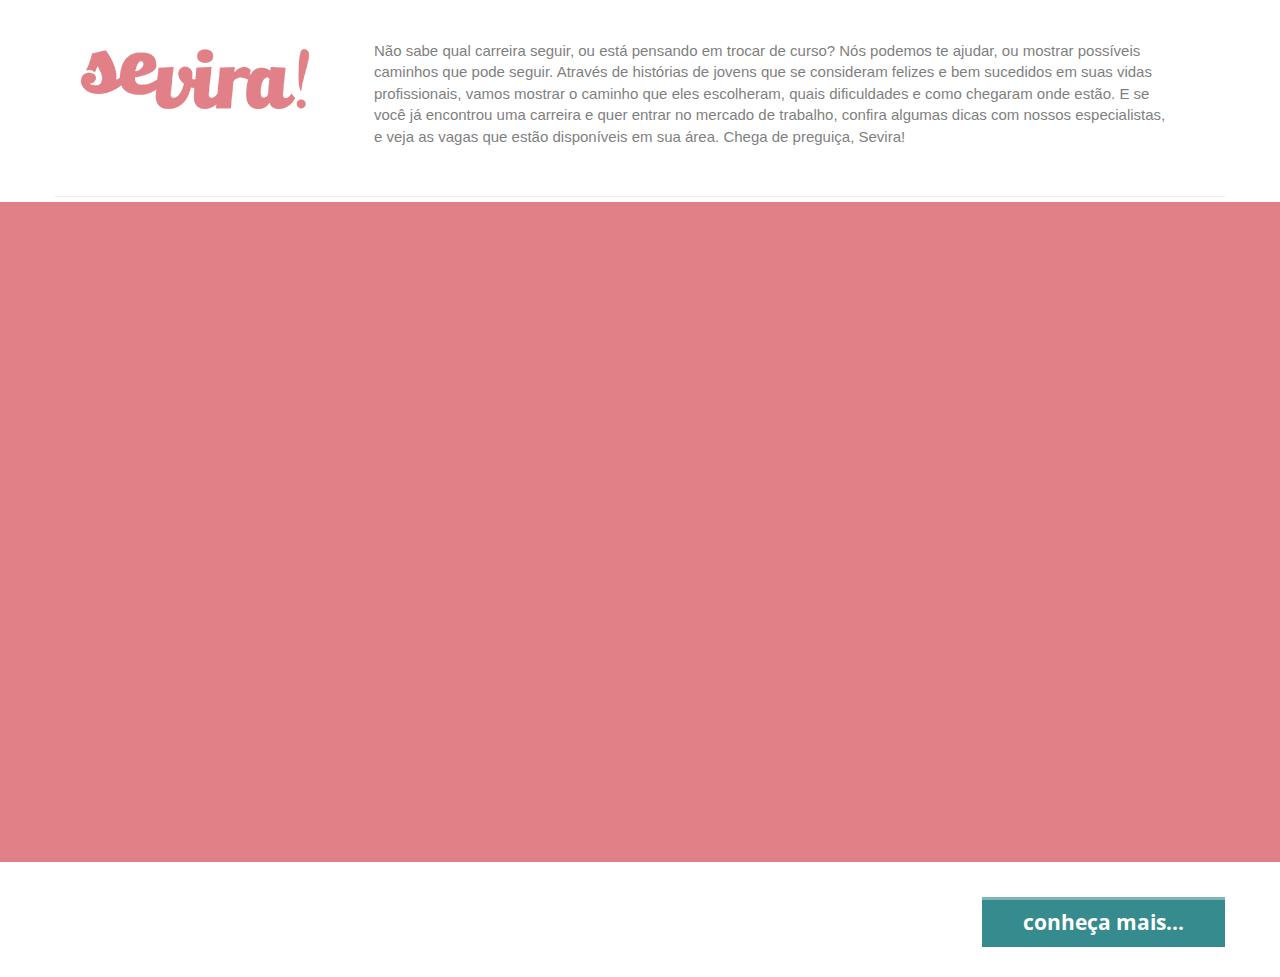
<file: index.html>
<!DOCTYPE html>
<html lang="pt-br">
  <head>
    <meta charset="utf-8">
    <meta http-equiv="X-UA-Compatible" content="IE=edge">
    <meta name="viewport" content="width=device-width, initial-scale=1">
    <!-- The above 3 meta tags *must* come first in the head; any other head content must come *after* these tags -->
    <title>sevira!</title>

    <link rel="icon" href="img/favicon.png" type="image/x-icon">
    <link rel="shortcut icon" href="img/favicon.png" type="image/x-icon" />
    <!-- Bootstrap -->
    <link href="css/bootstrap.min.css" rel="stylesheet">
    <link href="css/estilos.css" rel="stylesheet">

    <!-- HTML5 shim and Respond.js for IE8 support of HTML5 elements and media queries -->
    <!-- WARNING: Respond.js doesn't work if you view the page via file:// -->
    <!--[if lt IE 9]>
      <script src="https://oss.maxcdn.com/html5shiv/3.7.2/html5shiv.min.js"></script>
      <script src="https://oss.maxcdn.com/respond/1.4.2/respond.min.js"></script>
    <![endif]-->
  </head>
  <body>

    <!-- Preloader -->
    <div id="preloader">
        <div id="status">
          <img src="img/logo1.png"/>&nbsp;
        </div>
    </div>

    <div class="container">
      <div class="row hidden-xs">
        <ul class="nav nav-tabs header1">
          <li class="logo1"><img src="img/logo1.png"/></li>
          <li class="texto1"><p>Não sabe qual carreira seguir, ou está pensando em trocar de curso? Nós podemos te ajudar, ou mostrar possíveis caminhos que pode seguir. Através de histórias de jovens que se consideram felizes e bem sucedidos em suas vidas profissionais, vamos mostrar o caminho que eles escolheram, quais dificuldades e como chegaram onde estão. E se você já encontrou uma carreira e quer entrar no mercado de trabalho, confira algumas dicas com nossos especialistas, e veja as vagas que estão disponíveis em sua área. Chega de preguiça, Sevira!</p></li>
        </ul>
      </div>

      <div class="row visible-xs">
        <div class="col-xs-12">
          <div class="logo1 text-center"><img src="img/logo1.png"/></div>
        </div>
      </div>
      <div class="row visible-xs">
        <div class="col-xs-12">
          <div class="texto1" style="width: 100%;"><p>Não sabe qual carreira seguir, ou está pensando em trocar de curso? Nós podemos te ajudar, ou mostrar possíveis caminhos que pode seguir. Através de histórias de jovens que se consideram felizes e bem sucedidos em suas vidas profissionais, vamos mostrar o caminho que eles escolheram, quais dificuldades e como chegaram onde estão. E se você já encontrou uma carreira e quer entrar no mercado de trabalho, confira algumas dicas com nossos especialistas, e veja as vagas que estão disponíveis em sua área. Chega de preguiça, Sevira!</p></div>
        </div>
      </div>

    </div>
    <div class="container-flex video-primeira">
      <div class="container">
        <div class="row">
          <iframe src="https://player.vimeo.com/video/128919089?color=ffffff&title=0&byline=0&portrait=0" width="100%" height="660px" frameborder="0" webkitallowfullscreen mozallowfullscreen allowfullscreen></iframe>
        </div>
        <div class="row" style="margin-bottom: 30px">
          <a href="home.html"><button type="button" class="btn btn-lg botao1 hidden-xs hidden-sm">conheça mais...</button></a>
          <a href="home.html"><button type="button" class="btn btn-lg botao1-2 visible-sm-block visible-xs-block">conheça mais...</button></a>
        </div>
      </div>
    </div>

    <!-- jQuery (necessary for Bootstrap's JavaScript plugins) -->
    <script src="https://ajax.googleapis.com/ajax/libs/jquery/1.11.2/jquery.min.js"></script>
    <!-- Include all compiled plugins (below), or include individual files as needed -->
    <script src="js/bootstrap.min.js"></script>

    <!-- Preloader -->
    <script type="text/javascript">
      //<![CDATA[
        $(window).load(function() { // makes sure the whole site is loaded
          $('#status').fadeOut(); // will first fade out the loading animation
          $('#preloader').delay(350).fadeOut('slow'); // will fade out the white DIV that covers the website.
          $('body').delay(350).css({'overflow':'visible'});
        })
      //]]>
    </script>

  </body>
</html>
</file>
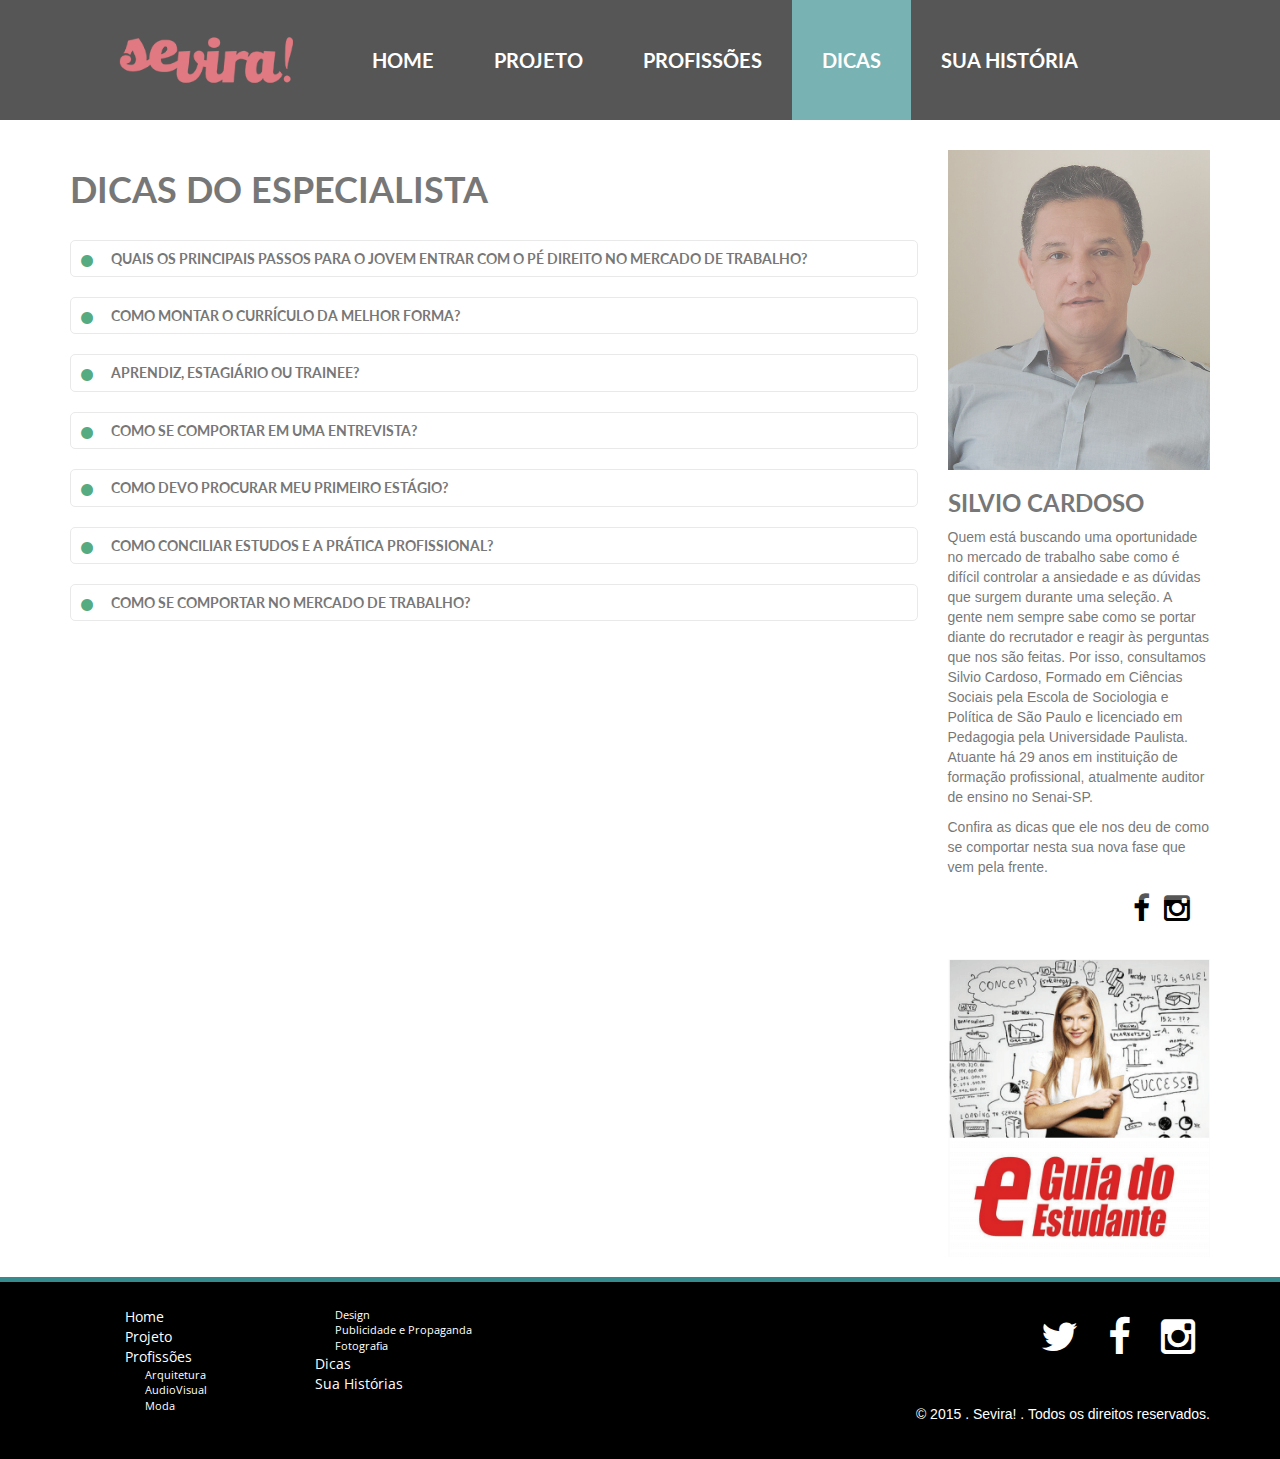
<file: dicas.html>
<!DOCTYPE html>
<html lang="pt-br">
  <head>
    <meta charset="utf-8">
    <meta http-equiv="X-UA-Compatible" content="IE=edge">
    <meta name="viewport" content="width=device-width, initial-scale=1">
    <!-- The above 3 meta tags *must* come first in the head; any other head content must come *after* these tags -->
    <title>sevira! | Dicas do Especialista</title>

    <link rel="icon" href="img/favicon.png" type="image/x-icon">
    <link rel="shortcut icon" href="img/favicon.png" type="image/x-icon" />
    <!-- Bootstrap -->
    <link href="css/bootstrap.min.css" rel="stylesheet">
    <link href="css/estilos.css" rel="stylesheet">
    <link href="css/font-awesome.min.css" rel="stylesheet">

    <!-- HTML5 shim and Respond.js for IE8 support of HTML5 elements and media queries -->
    <!-- WARNING: Respond.js doesn't work if you view the page via file:// -->
    <!--[if lt IE 9]>
      <script src="https://oss.maxcdn.com/html5shiv/3.7.2/html5shiv.min.js"></script>
      <script src="https://oss.maxcdn.com/respond/1.4.2/respond.min.js"></script>
    <![endif]-->
  </head>
  <body>

    <!-- Preloader -->
    <div id="preloader">
        <div id="status">
          <img src="img/logo1.png"/>&nbsp;
        </div>
    </div>

<!-- NAVEGAÇÃO -->
<!-- NAVEGAÇÃO -->

  <div class="container-flex navbar-sevira">
      <div class="container">
        <nav class="nav navbar-nav">
          <div class="container-fluid">
            <!-- <ul class="nav navbar-nav hidden-xs">
              <li class="logo-bar"><img src="img/logo1.png"/></li>
              <li class="ativo"><a href="home.html">HOME</a></li>
              <li><a href="projeto.html">Projeto</a></li>
              <li><a href"profissoes.html">PROFISSÕES</a></li>
              <li><a href"dicas.html">DICAS</a></li>
              <li><a href"sua-historia.html">SUA HISTÓRIA</a></li>
            </ul> -->

            <div class="navbar-header">
              <div class="logo-collapsed visible-xs-block"><img src="img/logo1.png"/></div>
              <button type="button" class="navbar-toggle collapsed" data-toggle="collapse" data-target="#navbar-collapse-sevira">
                <span class="sr-only">Abrir Menu</span>
                <span class="icon-bar" style="background-color: #fff"></span>
                <span class="icon-bar" style="background-color: #fff"></span>
                <span class="icon-bar" style="background-color: #fff"></span>
              </button>
            </div>
            <div class="collapse navbar-collapse" id="navbar-collapse-sevira">
              <ul class="nav navbar-nav">
                <li class="logo-bar hidden-xs"><img src="img/logo1.png"/></li>
                <li><a href="home.html">HOME</a></li>
                <li><a href="projeto.html">PROJETO</a></li>
                <li><a href="profissoes.html">PROFISSÕES</a></li>
                <li class="ativo"><a href="dicas.html">DICAS</a></li>
                <li><a href="sua-historia.html">SUA HISTÓRIA</a></li>
              </ul>
            </div>

          </div>
        </nav>
      </div>
    </div>

    <a href="#" id="scrollup">Scroll</a>

<!-- CONTEÚDO COMEÇA AQUI -->
<!-- CONTEÚDO COMEÇA AQUI -->

    <div class="container">
      <div class="row margem-topo">
        <div class="col-xs-12 visible-xs-block sidebar-dicas">
          <img src="img/pessoa8.jpg">
          <h3>Silvio Cardoso</h3>
          <p>Quem está buscando uma oportunidade no mercado de trabalho sabe como é difícil controlar a ansiedade e as dúvidas que surgem durante uma seleção. A gente nem sempre sabe como se portar diante do recrutador e reagir às perguntas que nos são feitas. Por isso, consultamos Silvio Cardoso, Formado em Ciências Sociais pela Escola de Sociologia e Política de São Paulo e licenciado em Pedagogia pela Universidade Paulista. Atuante há 29 anos em instituição de formação profissional, atualmente auditor de ensino no Senai-SP.</p><p>Confira as dicas que ele nos deu de como se comportar nesta sua nova fase que vem pela frente.</p>
          <div class="col-xs-offset-8 social-time">
              <a href="http://facebook.com/sevira.art" target="_blank"><i class="fa fa-facebook"></i></a>
              <a href="http://instagram.com/" target="_blank"><i class="fa fa-instagram"></i></a>
          </div>
        </div>
        <div class="col-xs-12 col-md-9">
          <h1>Dicas do Especialista</h1>
          <ul class="perguntas">
          <li onclick="showHide('resposta1')"><i class="fa fa-circle respondida"></i><h3>Quais os principais passos para o jovem entrar com o pé direito no mercado de trabalho?</h3></li>
          <!-- class="alert alert-info" -->
          <li id="resposta1" class="hide">• Caso ainda não tenha optado por uma profissão, pesquisar sobre as de seu interesse e se possível realizar um teste vocacional;</br>
          • Montar um planejamento de formação, com cursos de formação básica para conhecer melhor a área e posteriormente optar por um curso de nível técnico ou superior;</br>
          • Conversar com pessoas que realizam ou realizaram cursos na área de interesse e visitar as escolas de formação profissional que ofertam esses cursos;</br>
          • Ao considerar-se apto para exercer funções qualificadas na área/segmento escolhido, realizar pesquisas sobre as vagas ofertadas no mercado de trabalho;</br>
          • Analisar as propostas de acesso ao mercado de trabalho quanto à oportunidade de crescimento profissional em razão das atividades que irá exercer, não se deixando encantar somente pela remuneração ou benefícios;
          </li>
          <li onclick="showHide('resposta2')"><i class="fa fa-circle respondida"></i><h3>Como montar o currículo da melhor forma?</h3></li>
          <li id="resposta2" class="hide">• Inicie o currículo com seus dados pessoais básicos, tais como, nome, endereço completo, telefone e e-mail;</br>
          • Em seguida coloque de maneira mais evidente sua área de atuação e segmento profissional ou o cargo pretendido;</br>
          • Crie um título denominado “formação” e mencione sua escolaridade regular bem como os principais cursos profissionalizantes, contendo o nome da Escola, o nome do curso e o ano de conclusão;</br>
          • Crie um título denominado “experiência profissional” e mencione as principais atividades já exercidas no mercado de trabalho, relacionadas à vaga pretendida. O fato de nunca ter trabalhado na área pretendida não quer dizer não tenha as competências necessárias para exercer as funções requeridas pelo empregador. Lembre-se que durante sua formação na área várias competência foram adquiridas por você. Utilize os planos dos cursos frequentados para auxiliá-lo na elaboração do currículo.
          </li>
          <li onclick="showHide('resposta3')"><i class="fa fa-circle respondida"></i><h3>Aprendiz, estagiário ou trainee?</h3></li>
          <li id="resposta3" class="hide">Essas três formas de contratação são as mais utilizadas pelas empresas para admitir uma pessoa que ainda não tem experiência profissional na área em que irá atuar. Cada uma delas tem uma especificidade jurídica de contratação.</br>
          O aprendiz e o estagiário têm a mesma essência de atuação que é a oportunidade de aprender em situação real de trabalho, em complementação às aprendizagens realizadas a escola em um determinado curso em que o aluno se encontra matriculado. Já quanto à forma de contratação há diferenças significativas entre eles, pois o aprendiz tem um contrato de trabalho com prazo determinado com direitos trabalhistas muito próximos aos demais empregados da empresa, tais como, salário, 13º salário, FGTS de 2%, assistência médica, etc. O estagiário não é considerado um funcionário da empresa e firma com ela um Termo de Compromisso de estágio, onde consta as obrigações das partes, ficando à critério da empresa concedente do estágio definir os benefícios que o estagiário irá receber.</br>
          O trainee é admitido sempre como um funcionário normal da empresa, porém a empresa se predispõe a proporcionar a ele uma série de orientações e treinamentos, visando formá-lo, em serviço, a fim de assumir funções estratégicas para a empresa.
          </li>
          <li onclick="showHide('resposta4')"><i class="fa fa-circle respondida"></i><h3>Como se comportar em uma entrevista?</h3></li>
          <li id="resposta4" class="hide">• Procure conhecer a empresa antes da entrevista;</br>
          • Nunca se atrase e nem chegue muito antes do horário marcado;</br>
          • Boa apresentação (boa higiene, cabelos e barbas feitos; unhas cortadas e limpas); roupas discretas (mulheres sem decote e homens sem boné); jamais use óculos escuro;</br>
          • Fale com clareza e seja objetivo;</br>
          • Evite vícios de linguagem e erros de português e nunca use gírias;</br>
          • Não fale mal de seus patrões e empresas anteriores;</br>
          • Evite dar respostas curtas (ex. sim, não e é);</br>
          • Atitude (não mascar chicletes, não usar boné, seja simpático, tanto com o porteiro, quanto com o selecionador;</br>
          • Tom de voz (não fale muito alto nem muito baixo);</br>
          • Conhecer seu currículo (leia-o);
          </li>
          <li onclick="showHide('resposta5')"><i class="fa fa-circle respondida"></i><h3>Como devo procurar meu primeiro estágio?</h3></li>
          <li id="resposta5" class="hide">• Defina os critérios de uma boa vaga de estágio para você e ordene segundo seus interesses: localização, atividades a serem desenvolvidas, remuneração, benefícios, porte da empresa, tipo de empresa, ambiente de trabalho, carga horária diária, turno, etc;</br>
          • Monte um currículo;</br>
          • Pesquise os tipos de empresas que podem precisar de um profissional da sua área de formação;</br>
          • Consulte e se cadastre em sites que disponibilizam vagas de estágio, atentando que alguns são gratuitos e outros são pagos por ocasião ao cadastro ou alguns dias depois.
          </li>
          <li onclick="showHide('resposta6')"><i class="fa fa-circle respondida"></i><h3>Como conciliar estudos e a prática profissional?</h3></li>
          <li id="resposta6" class="hide">• Escolha uma empresa cuja localização seja adequada para seu deslocamento até a escola;</br>
          • Atente para o horário em que será realizada a prática profissional como aprendiz, estagiário ou trainee e verifique a compatibilidade com os estudos;</br>
          • Organiza-se com as atividades escolares a fim de otimizar seu tempo;
          </li>
          <li onclick="showHide('resposta7')"><i class="fa fa-circle respondida"></i><h3>Como se comportar no mercado de trabalho?</h3></li>
          <li id="resposta7" class="hide">• Cumpra os horário e normas: Programe-se para chegar com 15 minutos de antecedência;</br>
          • Mantenha um bom relacionamento: promova parcerias, evite o excesso de informalidade e utilize um vocabulário mais formal e correto, evitando gírias e fofocas;</br>
          • Esteja sempre interessado e tenha iniciativa;</br>
          • Observe o tipo de vestimenta que os funcionários utilizam e mantenha a mesma linha, evitando excessos como roupas muito chamativas e excesso de maquiagem;</br>
          • Atualize-se por meio de livros, revistas, artigos e cursos;</br>
          • Sua vida privada está cada vez mais pública com o desenvolvimento da informática e das redes sociais, portanto cuide bem dela.
          </li>
        </ul>
        </div>

        <div class="col-md-3 hidden-xs sidebar-dicas">
          <img src="img/pessoa8.jpg">
          <h3>Silvio Cardoso</h3>
          <p>Quem está buscando uma oportunidade no mercado de trabalho sabe como é difícil controlar a ansiedade e as dúvidas que surgem durante uma seleção. A gente nem sempre sabe como se portar diante do recrutador e reagir às perguntas que nos são feitas. Por isso, consultamos Silvio Cardoso, Formado em Ciências Sociais pela Escola de Sociologia e Política de São Paulo e licenciado em Pedagogia pela Universidade Paulista. Atuante há 29 anos em instituição de formação profissional, atualmente auditor de ensino no Senai-SP.</p><p>Confira as dicas que ele nos deu de como se comportar nesta sua nova fase que vem pela frente.</p>
          <div class="col-xs-offset-8 social-time">
              <a href="http://facebook.com/sevira.art" target="_blank"><i class="fa fa-facebook"></i></a>
              <a href="http://instagram.com/" target="_blank"><i class="fa fa-instagram"></i></a>
          </div>
          <img src="img/ad-guia.png">
        </div>
      </div>
    </div>    

<!-- FOOTER COMEÇA AQUI -->
<!-- FOOTER COMEÇA AQUI -->

<div class="container-fluid footer">
	<div class="container">
		<div class="col-xs-12 col-md-2 menu-footer">
          <ul>
            <li><a href="home.html">Home</a></li>
            <li><a href="projeto.html">Projeto</li>
            <li><a href="profissoes.html">Profissões
              <ul>
                <li><a href="profissoes.html#arquitetura">Arquitetura</li>
                <li><a href="profissoes.html#audiovisual">AudioVisual</li>
                <li><a href="profissoes.html#moda">Moda</li>
              </ul>
            </li>
          </ul>
        </div>
        <div class="col-xs-12 col-md-3 menu-footer">
          <ul>
            <ul>
              <li><a href="profissoes.html#design">Design</li>
              <li><a href="profissoes.html#publicidade">Publicidade e Propaganda</li>
              <li><a href="profissoes.html#fotografia">Fotografia</li>
            </ul>
            <li><a href="dicas.html">Dicas</li>
            <li><a href="suas-historias.html">Sua Histórias</li>
          </ul>
        </div>

		<div class="col-xs-12 col-md-7 social-footer">
			<a href="http://instagram.com/" target="_blank"><i class="fa fa-instagram"></i></a>
			<a href="http://facebook.com/sevira.art" target="_blank"><i class="fa fa-facebook"></i></a>
			<a href="http://twitter.com/" target="_blank"><i class="fa fa-twitter"></i></a>
		</div>

		<div class="copyright">
			<p>© 2015 . Sevira! . Todos os direitos reservados.</p>
		</div>
	</div>
</div>

    <!-- jQuery (necessary for Bootstrap's JavaScript plugins) -->
    <script src="https://ajax.googleapis.com/ajax/libs/jquery/1.11.2/jquery.min.js"></script>
    <!-- Include all compiled plugins (below), or include individual files as needed -->
    <script src="js/bootstrap.min.js"></script>
    
    <!-- Preloader -->
    <script type="text/javascript">
      //<![CDATA[
        $(window).load(function() { // makes sure the whole site is loaded
          $('#status').fadeOut(); // will first fade out the loading animation
          $('#preloader').delay(350).fadeOut('slow'); // will fade out the white DIV that covers the website.
          $('body').delay(350).css({'overflow':'visible'});
        })
      //]]>

      $(document).ready(function(){ 

        $(window).scroll(function(){
            if ($(this).scrollTop() > 100) {
                $('#scrollup').fadeIn();
            } else {
                $('#scrollup').fadeOut();
            }
        }); 

        $('#scrollup').click(function(){
            $("html, body").animate({ scrollTop: 0 }, 400);
            return false;
        });

      });
    </script>

    <script>
    menu_status = new Array();
    function showHide(theid){
    if (document.getElementById) {
    var switch_id = document.getElementById(theid);

    if(menu_status[theid] != 'show') {
    switch_id.className = 'show';
    menu_status[theid] = 'show';
    }else{
    switch_id.className = 'hide';
    menu_status[theid] = 'hide';
    }
    }
    }
    </script>

  </body>
</html>
</file>
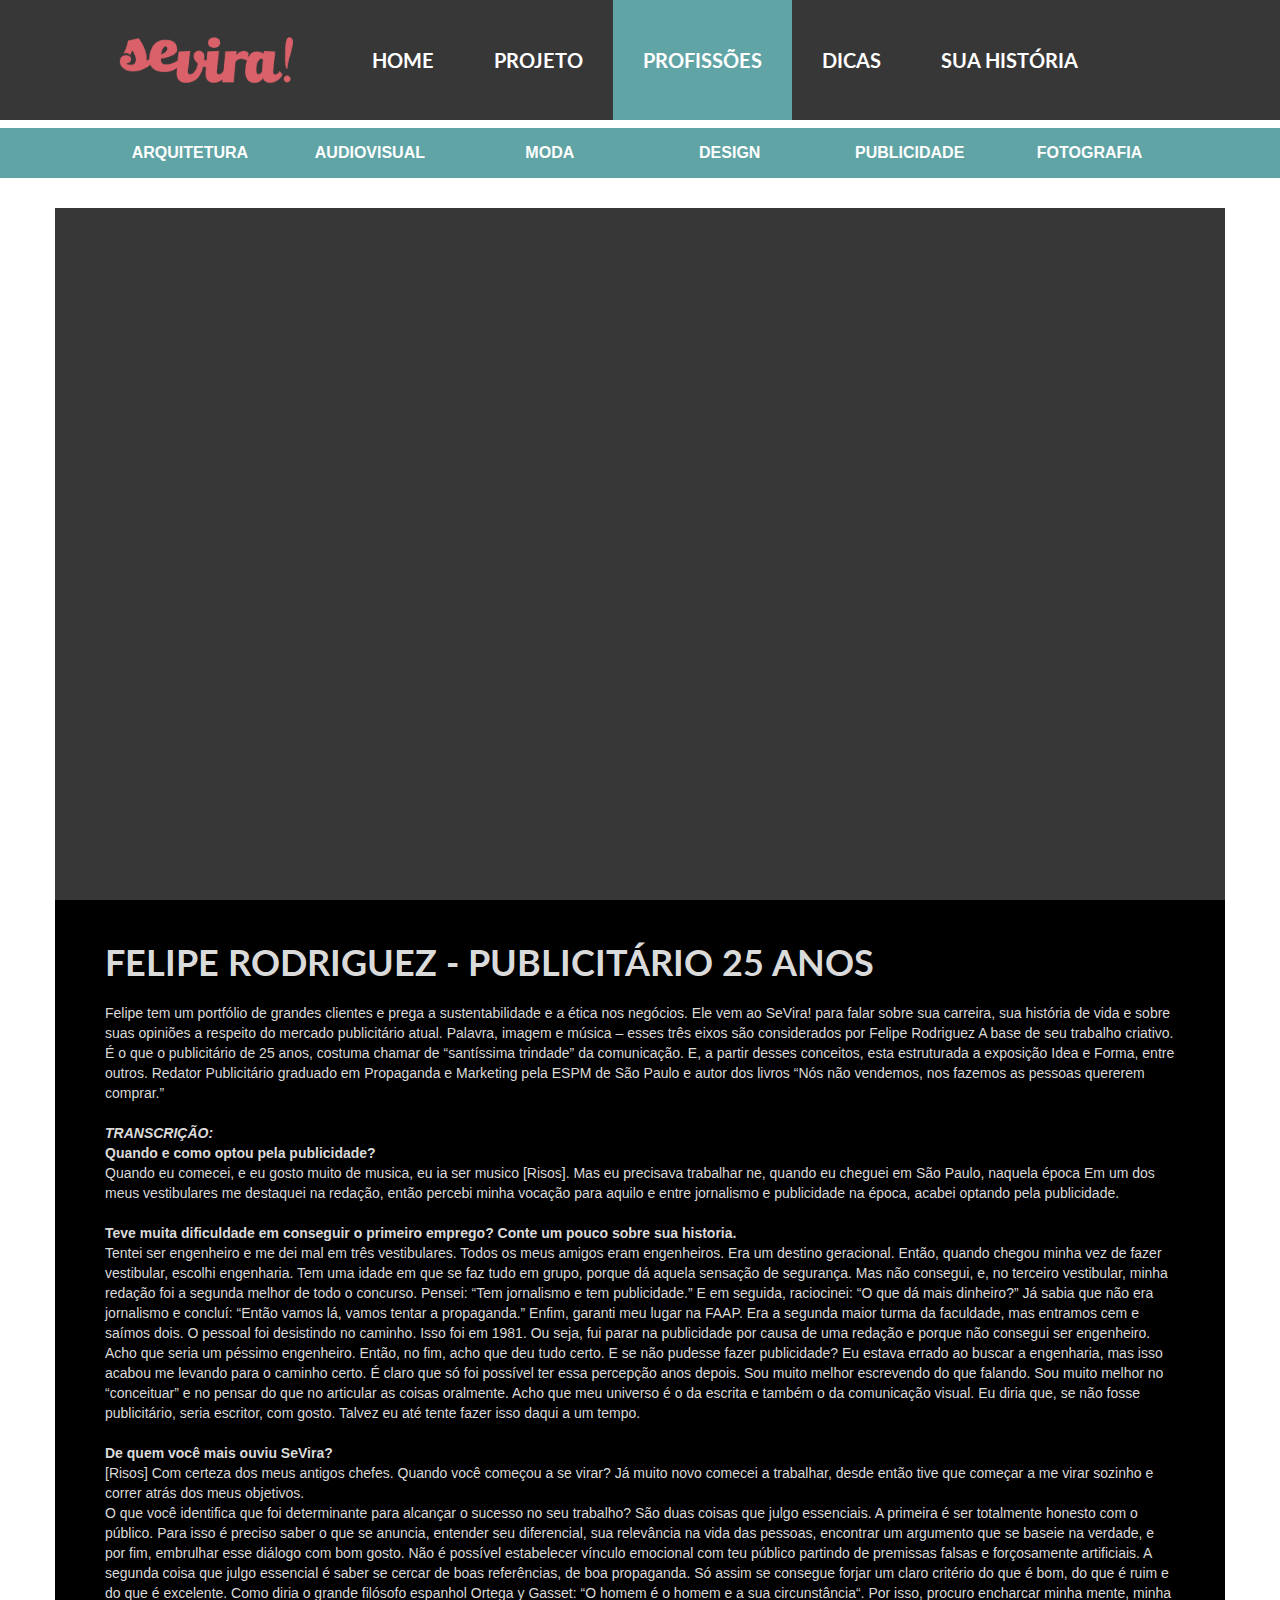
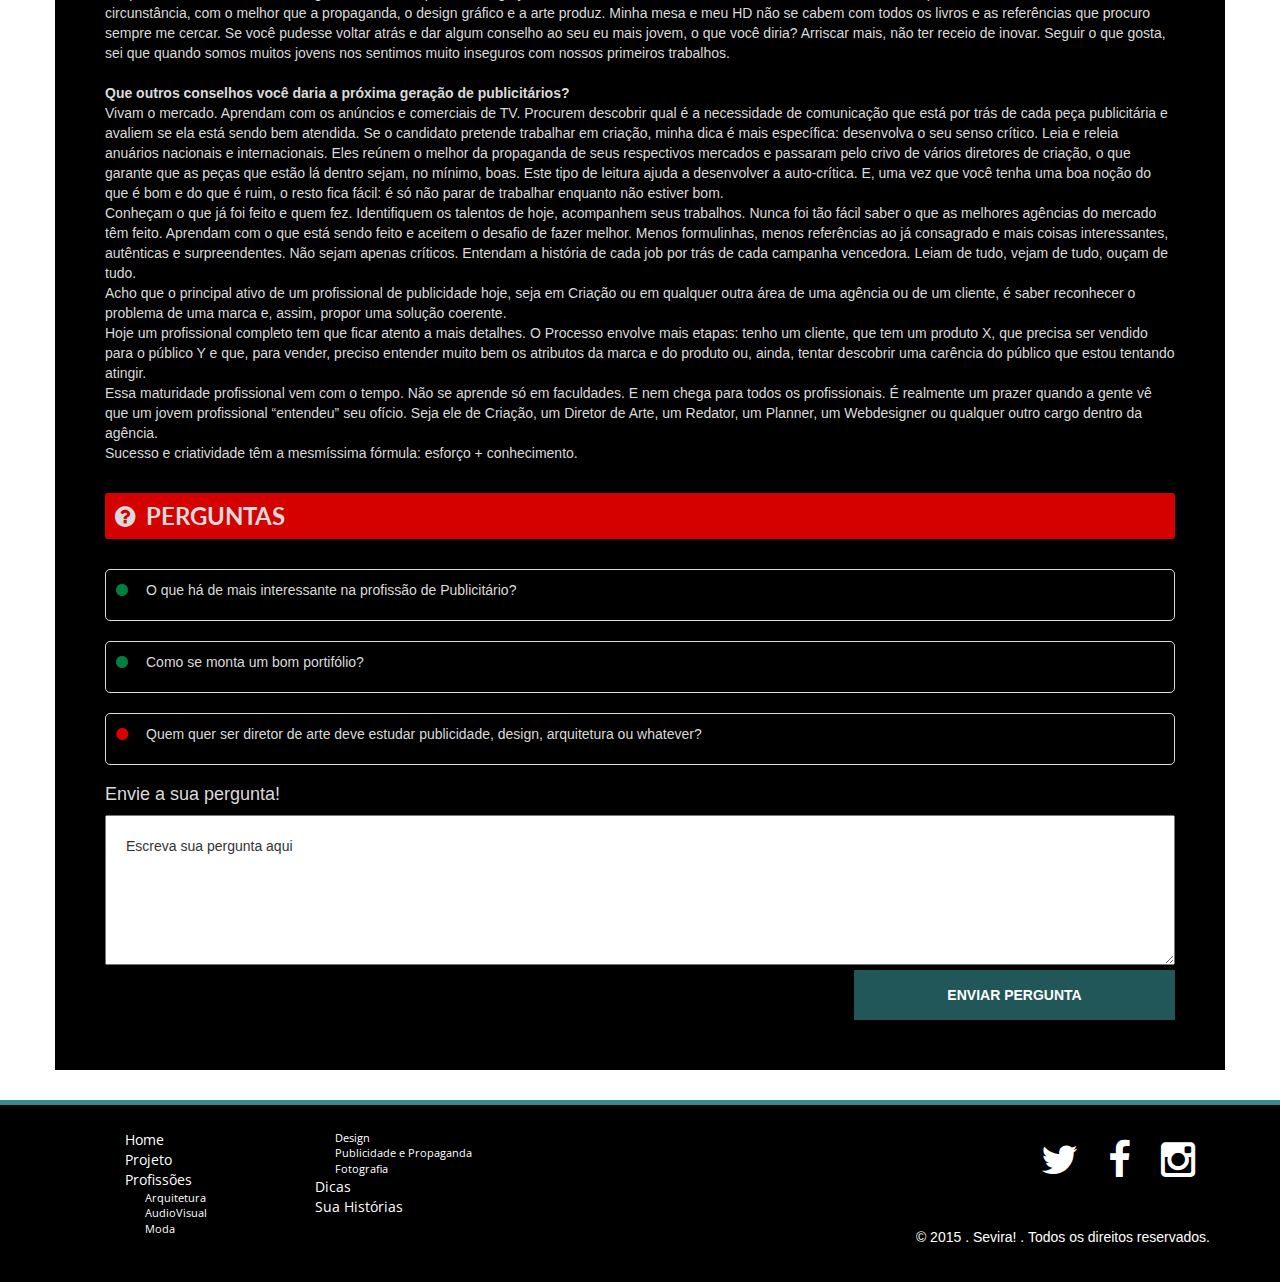
<file: entrevista-publicidade.html>
<!DOCTYPE html>
<html lang="pt-br">
  <head>
    <meta charset="utf-8">
    <meta http-equiv="X-UA-Compatible" content="IE=edge">
    <meta name="viewport" content="width=device-width, initial-scale=1">
    <!-- The above 3 meta tags *must* come first in the head; any other head content must come *after* these tags -->
    <title>sevira! | Publicidade - Diego</title>

    <link rel="icon" href="img/favicon.png" type="image/x-icon">
    <link rel="shortcut icon" href="img/favicon.png" type="image/x-icon" />
    <!-- Bootstrap -->
    <link href="css/bootstrap.min.css" rel="stylesheet">
    <link href="css/estilos.css" rel="stylesheet">
    <link href="css/font-awesome.min.css" rel="stylesheet">

    <!-- HTML5 shim and Respond.js for IE8 support of HTML5 elements and media queries -->
    <!-- WARNING: Respond.js doesn't work if you view the page via file:// -->
    <!--[if lt IE 9]>
      <script src="https://oss.maxcdn.com/html5shiv/3.7.2/html5shiv.min.js"></script>
      <script src="https://oss.maxcdn.com/respond/1.4.2/respond.min.js"></script>
    <![endif]-->
  </head>
  <body>

    <!-- Preloader -->
    <div id="preloader">
        <div id="status">
          <img src="img/logo1.png"/>&nbsp;
        </div>
    </div>

<!-- NAVEGAÇÃO -->
<!-- NAVEGAÇÃO -->

  <div class="container-flex navbar-sevira">
      <div class="container">
        <nav class="nav navbar-nav">
          <div class="container-fluid">
            <!-- <ul class="nav navbar-nav hidden-xs">
              <li class="logo-bar"><img src="img/logo1.png"/></li>
              <li class="ativo"><a href="home.html">HOME</a></li>
              <li><a href="projeto.html">Projeto</a></li>
              <li><a href"profissoes.html">PROFISSÕES</a></li>
              <li><a href"dicas.html">DICAS</a></li>
              <li><a href"sua-historia.html">SUA HISTÓRIA</a></li>
            </ul> -->

            <div class="navbar-header">
              <div class="logo-collapsed visible-xs-block"><img src="img/logo1.png"/></div>
              <button type="button" class="navbar-toggle collapsed" data-toggle="collapse" data-target="#navbar-collapse-sevira">
                <span class="sr-only">Abrir Menu</span>
                <span class="icon-bar" style="background-color: #fff"></span>
                <span class="icon-bar" style="background-color: #fff"></span>
                <span class="icon-bar" style="background-color: #fff"></span>
              </button>
            </div>
            <div class="collapse navbar-collapse" id="navbar-collapse-sevira">
              <ul class="nav navbar-nav">
                <li class="logo-bar hidden-xs"><img src="img/logo1.png"/></li>
                <li><a href="home.html">HOME</a></li>
                <li><a href="projeto.html">PROJETO</a></li>
                <li class="ativo"><a href="profissoes.html">PROFISSÕES</a></li>
                <li><a href="dicas.html">DICAS</a></li>
                <li><a href="sua-historia.html">SUA HISTÓRIA</a></li>
              </ul>
            </div>

          </div>
        </nav>
      </div>
    </div>

    <div class="container-flex background-menu-profissoes hidden-xs">
      <div class="container">
        <nav class="nav navbar-nav" style="width: 100%;">
            <div class="container-fluid">
              <div class="collapse navbar-collapse">
                <ul class="nav navbar-nav menu-profissoes">
                  <li><a href="profissoes.html#arquitetura">Arquitetura</a></li>
                  <li><a href="profissoes.html#audiovisual">Audiovisual</a></li>
                  <li><a href="profissoes.html#moda">Moda</a></li>
                  <li><a href="profissoes.html#design">Design</a></li>
                  <li><a href="profissoes.html#publicidade">Publicidade</a></li>
                  <li><a href="profissoes.html#fotografia">Fotografia</a></li>
                </ul>
              </div>
            </div>
          </nav>
      </div>
    </div>

<!-- CONTEÚDO COMEÇA AQUI -->
<!-- CONTEÚDO COMEÇA AQUI -->
  <div class="container entrevista">
    <div class="row">
      <div class="col-xs-12">
       <iframe src="https://player.vimeo.com/video/128942493?color=ffffff&title=0&byline=0&portrait=0" width="100%" height="660px" frameborder="0" webkitallowfullscreen mozallowfullscreen allowfullscreen></iframe>
      </div>
    </div>
    <div class="row">
      <div class="col-xs-12">
        <h1>Felipe Rodriguez - Publicitário 25 anos</h1>
        <p>Felipe tem um portfólio de grandes clientes e prega a sustentabilidade e a ética nos negócios. Ele vem ao SeVira! para falar sobre sua carreira, sua história de vida e sobre suas opiniões a respeito do mercado publicitário atual.
        Palavra, imagem e música – esses três eixos são considerados por Felipe Rodriguez
        A base de seu trabalho criativo. É o que o publicitário de 25 anos, costuma chamar de “santíssima trindade” da comunicação. E, a partir desses conceitos, esta estruturada a exposição Idea e Forma, entre outros.
        Redator Publicitário graduado em Propaganda e Marketing pela ESPM de São Paulo e autor dos livros
        “Nós não vendemos, nos fazemos as pessoas quererem comprar.”</p>
        <p>
        <strong style="font-style: italic; text-transform: uppercase;">Transcrição:</strong></br>
        <strong>Quando e como optou pela publicidade?</strong></br>
        Quando eu comecei, e eu gosto muito de musica, eu ia ser musico [Risos].
        Mas eu precisava trabalhar ne, quando eu cheguei em São Paulo, naquela época Em um dos meus vestibulares me destaquei na redação, então percebi minha vocação para aquilo e entre jornalismo e publicidade na época, acabei optando pela publicidade.</br></br>

        <strong>Teve muita dificuldade em conseguir o primeiro emprego? Conte um pouco sobre sua historia.</strong></br>
        Tentei ser engenheiro e me dei mal em três vestibulares. Todos os meus amigos eram engenheiros. Era um destino geracional. Então, quando chegou minha vez de fazer vestibular, escolhi engenharia. Tem uma idade em que se faz tudo em grupo, porque dá aquela sensação de segurança. Mas não consegui, e, no terceiro vestibular, minha redação foi a segunda melhor de todo o concurso. Pensei: “Tem jornalismo e tem publicidade.” E em seguida, raciocinei: “O que dá mais dinheiro?” Já sabia que não era jornalismo e concluí: “Então vamos lá, vamos tentar a propaganda.” Enfim, garanti meu lugar na FAAP. Era a segunda maior turma da faculdade, mas entramos cem e saímos dois. O pessoal foi desistindo no caminho. Isso foi em 1981. Ou seja, fui parar na publicidade por causa de uma redação e porque não consegui ser engenheiro. Acho que seria um péssimo engenheiro. Então, no fim, acho que deu tudo certo. E se não pudesse fazer publicidade? Eu estava errado ao buscar a engenharia, mas isso acabou me levando para o caminho certo. É claro que só foi possível ter essa percepção anos depois. Sou muito melhor escrevendo do que falando. Sou muito melhor no “conceituar” e no pensar do que no articular as coisas oralmente. Acho que meu universo é o da escrita e também o da comunicação visual. Eu diria que, se não fosse publicitário, seria escritor, com gosto. Talvez eu até tente fazer isso daqui a um tempo.</br></br>

        <strong>De quem você mais ouviu SeVira?</strong></br>
        [Risos] Com certeza dos meus antigos chefes.
        Quando você começou a se virar?
        Já muito novo comecei a trabalhar, desde então tive que começar a me virar sozinho e correr atrás dos meus objetivos.</br>
        O que você identifica que foi determinante para alcançar o sucesso no seu trabalho?
        São duas coisas que julgo essenciais. A primeira é ser totalmente honesto com o público. Para isso é preciso saber o que se anuncia, entender seu diferencial, sua relevância na vida das pessoas, encontrar um argumento que se baseie na verdade, e por fim, embrulhar esse diálogo com bom gosto. Não é possível estabelecer vínculo emocional com teu público partindo de premissas falsas e forçosamente artificiais. A segunda coisa que julgo essencial é saber se cercar de boas referências, de boa propaganda. Só assim se consegue forjar um claro critério do que é bom, do que é ruim e do que é excelente. Como diria o grande filósofo espanhol Ortega y Gasset: “O homem é o homem e a sua circunstância“. Por isso, procuro encharcar minha mente, minha circunstância, com o melhor que a propaganda, o design gráfico e a arte produz. Minha mesa e meu HD não se cabem com todos os livros e as referências que procuro sempre me cercar. 
        Se você pudesse voltar atrás e dar algum conselho ao seu eu mais jovem, o que você diria?
        Arriscar mais, não ter receio de inovar. Seguir o que gosta, sei que quando somos muitos jovens nos sentimos muito inseguros com nossos primeiros trabalhos.</br></br>
        <strong>Que outros conselhos você daria a próxima geração de publicitários?</strong></br>
        Vivam o mercado. Aprendam com os anúncios e comerciais de TV. Procurem descobrir qual é a necessidade de comunicação que está por trás de cada peça publicitária e avaliem se ela está sendo bem atendida. Se o candidato pretende trabalhar em criação, minha dica é mais específica: desenvolva o seu senso crítico. Leia e releia anuários nacionais e internacionais. Eles reúnem o melhor da propaganda de seus respectivos mercados e passaram pelo crivo de vários diretores de criação, o que garante que as peças que estão lá dentro sejam, no mínimo, boas. Este tipo de leitura ajuda a desenvolver a auto-crítica. E, uma vez que você tenha uma boa noção do que é bom e do que é ruim, o resto fica fácil: é só não parar de trabalhar enquanto não estiver bom.</br>
        Conheçam o que já foi feito e quem fez. Identifiquem os talentos de hoje, acompanhem seus trabalhos. Nunca foi tão fácil saber o que as melhores agências do mercado têm feito. Aprendam com o que está sendo feito e aceitem o desafio de fazer melhor. Menos formulinhas, menos referências ao já consagrado e mais coisas interessantes, autênticas e surpreendentes. Não sejam apenas críticos. Entendam a história de cada job por trás de cada campanha vencedora.
        Leiam de tudo, vejam de tudo, ouçam de tudo.</br>
        Acho que o principal ativo de um profissional de publicidade hoje, seja em Criação ou em qualquer outra área de uma agência ou de um cliente, é saber reconhecer o problema de uma marca e, assim, propor uma solução coerente.</br>
        Hoje um profissional completo tem que ficar atento a mais detalhes. O Processo envolve mais etapas: tenho um cliente, que tem um produto X, que precisa ser vendido para o público Y e que, para vender, preciso entender muito bem os atributos da marca e do produto ou, ainda, tentar descobrir uma carência do público que estou tentando atingir.</br>

        Essa maturidade profissional vem com o tempo. Não se aprende só em faculdades. E nem chega para todos os profissionais. É realmente um prazer quando a gente vê que um jovem profissional “entendeu” seu ofício. Seja ele de Criação, um Diretor de Arte, um Redator, um Planner, um Webdesigner ou qualquer outro cargo dentro da agência.</br>
        Sucesso e criatividade têm a mesmíssima fórmula: esforço + conhecimento.
</p>
      </div>
    </div>
    <div class="row">
      <div class="col-xs-12">
        <h3><i class="fa fa-question-circle" style="margin-right: 10px;"></i>Perguntas</h3>
        <ul class="perguntas">
          <li onclick="showHide('resposta1')" style="cursor: pointer;"><i class="fa fa-circle respondida"></i><p>O que há de mais interessante na profissão de Publicitário?</p></li>
          <li id="resposta1" class="hide"><p>É uma profissão que trabalha com inspiração, lida com assuntos diversos, com comportamento/sentimento humano (que é muito rico) e acaba sempre reconhecendo (mais cedo ou mais tarde) o talento.</p></li>
          <li onclick="showHide('resposta2')" style="cursor: pointer;"><i class="fa fa-circle respondida"></i><p>Como se monta um bom portifólio?</p></li>
          <li id="resposta2" class="hide"><p>O ideal é que tenha as peças que a pessoa realmente gosta. O portfólio é a carteira de identidade de quem o está mostrando. Não tente montar de uma maneira a agradar o outro. Mostre o que você considera ser o seu melhor.</p></li>
          <li onclick="showHide('resposta3')" style="cursor: pointer;"><i class="fa fa-circle"></i><p>Quem quer ser diretor de arte deve estudar publicidade, design,
arquitetura ou whatever?
</p></li>
        </ul>
      </div>
    </div>
    <div class="row">
      <div class="col-xs-12 envie-pergunta">
        <form action="../lib/enviar-pergunta.php" id="form-pergunta">
          <h4>Envie a sua pergunta!</h4>
          <textarea id="pergunta" onfocus="if(this.value == 'Escreva sua pergunta aqui') { this.value = ''; }" onblur="if(this.value == '') { this.value = 'Escreva sua pergunta aqui'; }">Escreva sua pergunta aqui</textarea>
          <input id="enviar-pergunta" type="submit" value="Enviar Pergunta"></input>
        </form>
      </div>
    </div>
  </div>
    

<!-- FOOTER COMEÇA AQUI -->
<!-- FOOTER COMEÇA AQUI -->

<div class="container-fluid footer" style="margin-top: 0px;">
	<div class="container">
		<div class="col-xs-12 col-md-2 menu-footer">
          <ul>
            <li><a href="home.html">Home</a></li>
            <li><a href="projeto.html">Projeto</li>
            <li><a href="profissoes.html">Profissões
              <ul>
                <li><a href="profissoes.html#arquitetura">Arquitetura</li>
                <li><a href="profissoes.html#audiovisual">AudioVisual</li>
                <li><a href="profissoes.html#moda">Moda</li>
              </ul>
            </li>
          </ul>
        </div>
        <div class="col-xs-12 col-md-3 menu-footer">
          <ul>
            <ul>
              <li><a href="profissoes.html#design">Design</li>
              <li><a href="profissoes.html#publicidade">Publicidade e Propaganda</li>
              <li><a href="profissoes.html#fotografia">Fotografia</li>
            </ul>
            <li><a href="dicas.html">Dicas</li>
            <li><a href="suas-historias.html">Sua Histórias</li>
          </ul>
        </div>

		<div class="col-xs-12 col-md-7 social-footer">
			<a href="http://instagram.com/" target="_blank"><i class="fa fa-instagram"></i></a>
			<a href="http://facebook.com/sevira.art" target="_blank"><i class="fa fa-facebook"></i></a>
			<a href="http://twitter.com/" target="_blank"><i class="fa fa-twitter"></i></a>
		</div>

		<div class="copyright">
			<p>© 2015 . Sevira! . Todos os direitos reservados.</p>
		</div>
	</div>
</div>

    <!-- jQuery (necessary for Bootstrap's JavaScript plugins) -->
    <script src="https://ajax.googleapis.com/ajax/libs/jquery/1.11.2/jquery.min.js"></script>
    <!-- Include all compiled plugins (below), or include individual files as needed -->
    <script src="js/bootstrap.min.js"></script>
    
    <!-- Preloader -->
    <script type="text/javascript">
      //<![CDATA[
        $(window).load(function() { // makes sure the whole site is loaded
          $('#status').fadeOut(); // will first fade out the loading animation
          $('#preloader').delay(350).fadeOut('slow'); // will fade out the white DIV that covers the website.
          $('body').delay(350).css({'overflow':'visible'});
        })
      //]]>
    </script>

    <script>
    menu_status = new Array();
    function showHide(theid){
    if (document.getElementById) {
    var switch_id = document.getElementById(theid);

    if(menu_status[theid] != 'show') {
    switch_id.className = 'show';
    menu_status[theid] = 'show';
    }else{
    switch_id.className = 'hide';
    menu_status[theid] = 'hide';
    }
    }
    }
    </script>

  </body>
</html>
</file>
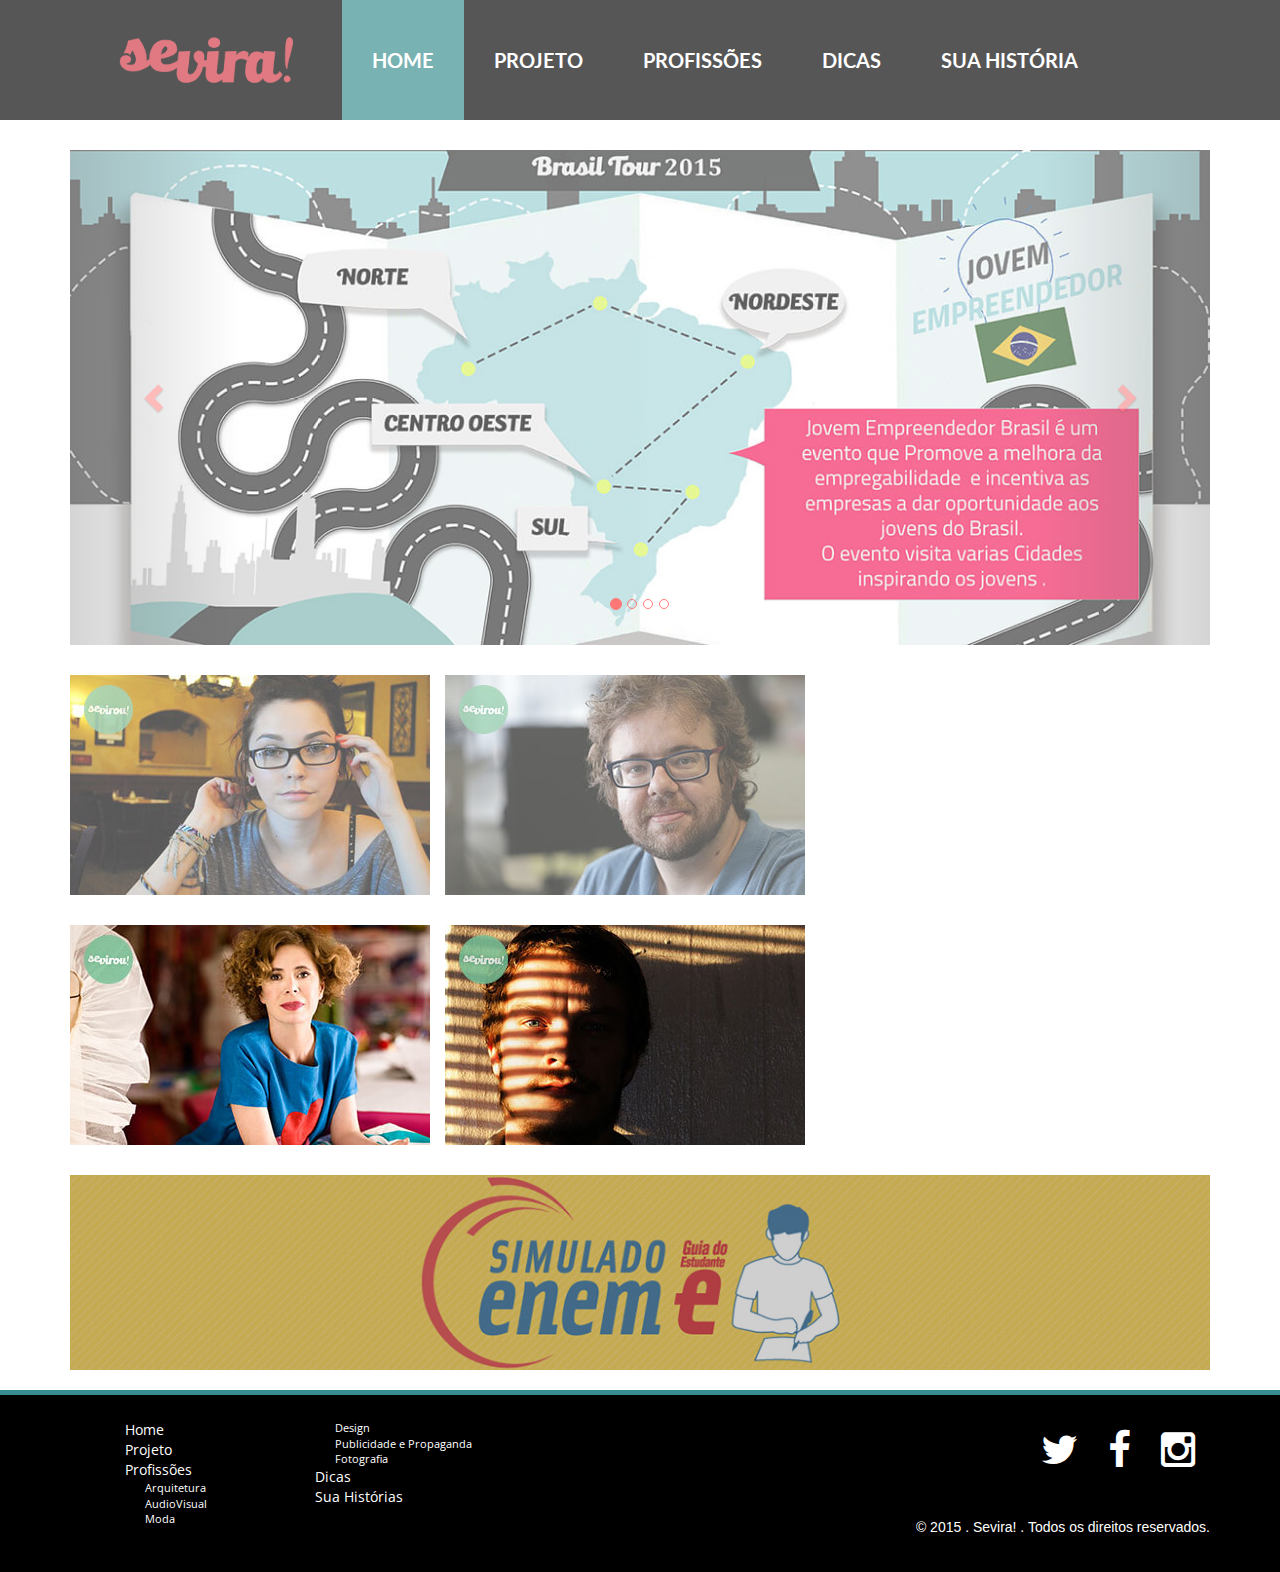
<file: home.html>
<!DOCTYPE html>
<html lang="pt-br">
  <head>
    <meta charset="utf-8">
    <meta http-equiv="X-UA-Compatible" content="IE=edge">
    <meta name="viewport" content="width=device-width, initial-scale=1">
    <!-- The above 3 meta tags *must* come first in the head; any other head content must come *after* these tags -->
    <title>sevira!</title>
    <link rel="icon" href="img/favicon.png" type="image/x-icon">
    <link rel="shortcut icon" href="img/favicon.png" type="image/x-icon" />
    <!-- Bootstrap -->
    <link href="css/bootstrap.min.css" rel="stylesheet">
    <link href="css/estilos.css" rel="stylesheet">
    <link href="css/font-awesome.min.css" rel="stylesheet">
    <link href="css/component.css" rel="stylesheet">
    <!-- HTML5 shim and Respond.js for IE8 support of HTML5 elements and media queries -->
    <!-- WARNING: Respond.js doesn't work if you view the page via file:// -->
    <!--[if lt IE 9]>
    <script src="https://oss.maxcdn.com/html5shiv/3.7.2/html5shiv.min.js"></script>
    <script src="https://oss.maxcdn.com/respond/1.4.2/respond.min.js"></script>
    <![endif]-->
  </head>
  <body>
    <!-- Preloader -->
    <div id="preloader">
      <div id="status">
        <img src="img/logo1.png"/>&nbsp;
      </div>
    </div>
    <!-- NAVEGAÇÃO -->
    <!-- NAVEGAÇÃO -->
    <div class="container-flex navbar-sevira">
      <div class="container">
        <nav class="nav navbar-nav">
          <div class="container-fluid">
            <!-- <ul class="nav navbar-nav hidden-xs">
              <li class="logo-bar"><img src="img/logo1.png"/></li>
              <li class="ativo"><a href="home.html">HOME</a></li>
              <li><a href="projeto.html">Projeto</a></li>
              <li><a href"profissoes.html">PROFISSÕES</a></li>
              <li><a href"dicas.html">DICAS</a></li>
              <li><a href"sua-historia.html">SUA HISTÓRIA</a></li>
            </ul> -->
            <div class="navbar-header">
              <div class="logo-collapsed visible-xs-block"><img src="img/logo1.png"/></div>
              <button type="button" class="navbar-toggle collapsed" data-toggle="collapse" data-target="#navbar-collapse-sevira">
              <span class="sr-only">Abrir Menu</span>
              <span class="icon-bar" style="background-color: #fff"></span>
              <span class="icon-bar" style="background-color: #fff"></span>
              <span class="icon-bar" style="background-color: #fff"></span>
              </button>
            </div>
            <div class="collapse navbar-collapse" id="navbar-collapse-sevira">
              <ul class="nav navbar-nav">
                <li class="logo-bar hidden-xs"><img src="img/logo1.png"/></li>
                <li class="ativo"><a href="home.html">HOME</a></li>
                <li><a href="projeto.html">PROJETO</a></li>
                <li><a href="profissoes.html">PROFISSÕES</a></li>
                <li><a href="dicas.html">DICAS</a></li>
                <li><a href="sua-historia.html">SUA HISTÓRIA</a></li>
              </ul>
            </div>
          </div>
        </nav>
      </div>
    </div>
    <a href="#" id="scrollup">Scroll</a>
    <!-- CONTEÚDO COMEÇA AQUI -->
    <!-- CONTEÚDO COMEÇA AQUI -->
    <div class="container">
      <div class="row banner-home hidden-sm hidden-xs">
        <div class="col-xs-12">
          <div id="myCarousel" class="carousel slide" data-ride="carousel">
            <!-- Indicators -->
            <ol class="carousel-indicators">
              <li data-target="#myCarousel" data-slide-to="0" class="active"></li>
              <li data-target="#myCarousel" data-slide-to="1"></li>
              <li data-target="#myCarousel" data-slide-to="2"></li>
              <li data-target="#myCarousel" data-slide-to="3"></li>
            </ol>
            <!-- Wrapper for slides -->
            <div class="carousel-inner" role="listbox">
              <div class="item active">
                <img src="img/bannerSEMI.jpg">
                <div class="carousel-caption">
                  <h3></h3>
                  <p></p>
                </div>
              </div>
              <div class="item">
                <img src="img/banner2.jpg">
                <div class="carousel-caption">
                  <h3></h3>
                  <p></p>
                </div>
              </div>
              <div class="item">
                <img src="img/banner3.jpg">
                <div class="carousel-caption">
                  <h3></h3>
                  <p></p>
                </div>
              </div>
            </div>
            <!-- Left and right controls -->
            <a class="left carousel-control" href="#myCarousel" role="button" data-slide="prev">
              <span class="glyphicon glyphicon-chevron-left" aria-hidden="true"></span>
              <span class="sr-only">Previous</span>
            </a>
            <a class="right carousel-control" href="#myCarousel" role="button" data-slide="next">
              <span class="glyphicon glyphicon-chevron-right" aria-hidden="true"></span>
              <span class="sr-only">Next</span>
            </a>
          </div>
        </div>
      </div>
      <div class="col-xs-12 visible-xs-block visible-sm-block">
        <p><h1>Bem vindo ao Sevira!</h1></ br>Aqui você irá encontrar o melhor conteúdo para obter o melhor de si no mercado de trabalho, dê uma olhada nas entrevistas e boa sorte!</p>
      </div>
      <div class="row">
        <div class="col-xs-12 col-md-8">
          <ul class="grid cs-style-3">
            <li class="col-xs-6 listagem-home">
              <figure>
                <img src="img/pessoa1.jpg" alt="img01">
                <figcaption>
                <h3>Karina Freitas</h3>
                <span>Audiovisual</span>
                <a href="#">Ver Entrevista</a>
                </figcaption>
              </figure>
            </li>
            <li class="col-xs-6 listagem-home">
              <figure>
                <img src="img/pessoa2.jpg" alt="img01">
                <figcaption>
                <h3>Roberto Barbosa</h3>
                <span>Publicidade</span>
                <a href="#">Ver Entrevista</a>
                </figcaption>
              </figure>
            </li>
            <li class="col-xs-6 listagem-home">
              <figure>
                <img src="img/pessoa3.jpg" alt="img01">
                <figcaption>
                <h3>Marília Souza</h3>
                <span>Moda</span>
                <a href="#">Ver Entrevista</a>
                </figcaption>
              </figure>
            </li>
            <li class="col-xs-6 listagem-home">
              <figure>
                <img src="img/pessoa4.jpg" alt="img01">
                <figcaption>
                <h3>Gustavo Guimarães</h3>
                <span>Fotografia</span>
                <a href="#">Ver Entrevista</a>
                </figcaption>
              </figure>
            </li>
          </ul>
        </div>
        <div class="col-xs-12 col-md-4 sidebar-trampos margem-topo">
          <div id="trampos-job-box" data-theme="Default Dark" width="100%" height="470" data-title="Vagas Trampos"></div>
        </div>
      </div>
      <div class="row">
        <div class="col-xs-12 margem-topo">
          <img src="img/propagandaguiadoestudante.jpg"/>
        </div>
      </div>
    </div>
    <!-- FOOTER COMEÇA AQUI -->
    <!-- FOOTER COMEÇA AQUI -->
    <div class="container-fluid footer">
      <div class="container">
        <div class="col-xs-12 col-md-2 menu-footer">
          <ul>
            <li><a href="home.html">Home</a></li>
            <li><a href="projeto.html">Projeto</li>
            <li><a href="profissoes.html">Profissões
              <ul>
                <li><a href="profissoes.html#arquitetura">Arquitetura</li>
                <li><a href="profissoes.html#audiovisual">AudioVisual</li>
                <li><a href="profissoes.html#moda">Moda</li>
              </ul>
            </li>
          </ul>
        </div>
        <div class="col-xs-12 col-md-3 menu-footer">
          <ul>
            <ul>
              <li><a href="profissoes.html#design">Design</li>
              <li><a href="profissoes.html#publicidade">Publicidade e Propaganda</li>
              <li><a href="profissoes.html#fotografia">Fotografia</li>
            </ul>
            <li><a href="dicas.html">Dicas</li>
            <li><a href="suas-historias.html">Sua Histórias</li>
          </ul>
        </div>
        <div class="col-xs-12 col-md-7 social-footer">
          <a href="http://instagram.com/" target="_blank"><i class="fa fa-instagram"></i></a>
          <a href="http://facebook.com/sevira.art" target="_blank"><i class="fa fa-facebook"></i></a>
          <a href="http://twitter.com/" target="_blank"><i class="fa fa-twitter"></i></a>
        </div>
        <div class="copyright">
          <p>© 2015 . Sevira! . Todos os direitos reservados.</p>
        </div>
      </div>
    </div>
    <!-- jQuery (necessary for Bootstrap's JavaScript plugins) -->
    <script src="https://ajax.googleapis.com/ajax/libs/jquery/1.11.2/jquery.min.js"></script>
    <!-- Include all compiled plugins (below), or include individual files as needed -->
    <script src="js/bootstrap.min.js"></script>
    <script src="js/toucheffects.js"></script>
    <script src="js/modernizr.custom.js"></script>
    <!-- Preloader -->
    <script type="text/javascript">
    //<![CDATA[
    $(window).load(function() { // makes sure the whole site is loaded
    $('#status').fadeOut(); // will first fade out the loading animation
    $('#preloader').delay(350).fadeOut('slow'); // will fade out the white DIV that covers the website.
    $('body').delay(350).css({'overflow':'visible'});
    })
    //]]>

          $(document).ready(function(){ 

        $(window).scroll(function(){
            if ($(this).scrollTop() > 100) {
                $('#scrollup').fadeIn();
            } else {
                $('#scrollup').fadeOut();
            }
        }); 

        $('#scrollup').click(function(){
            $("html, body").animate({ scrollTop: 0 }, 400);
            return false;
        });

      });
    </script>

    <script type="text/javascript">
      (function() {
        var tr = document.createElement('script'); tr.type = 'text/javascript';
        if('https:' == document.location.protocol) return;
        tr.src = 'http://trampos.co/plugins/tr.js';
        var s = document.getElementsByTagName('script')[0]; s.parentNode.insertBefore(tr, s);
      })();
    </script>

  </body>
</html>
</file>
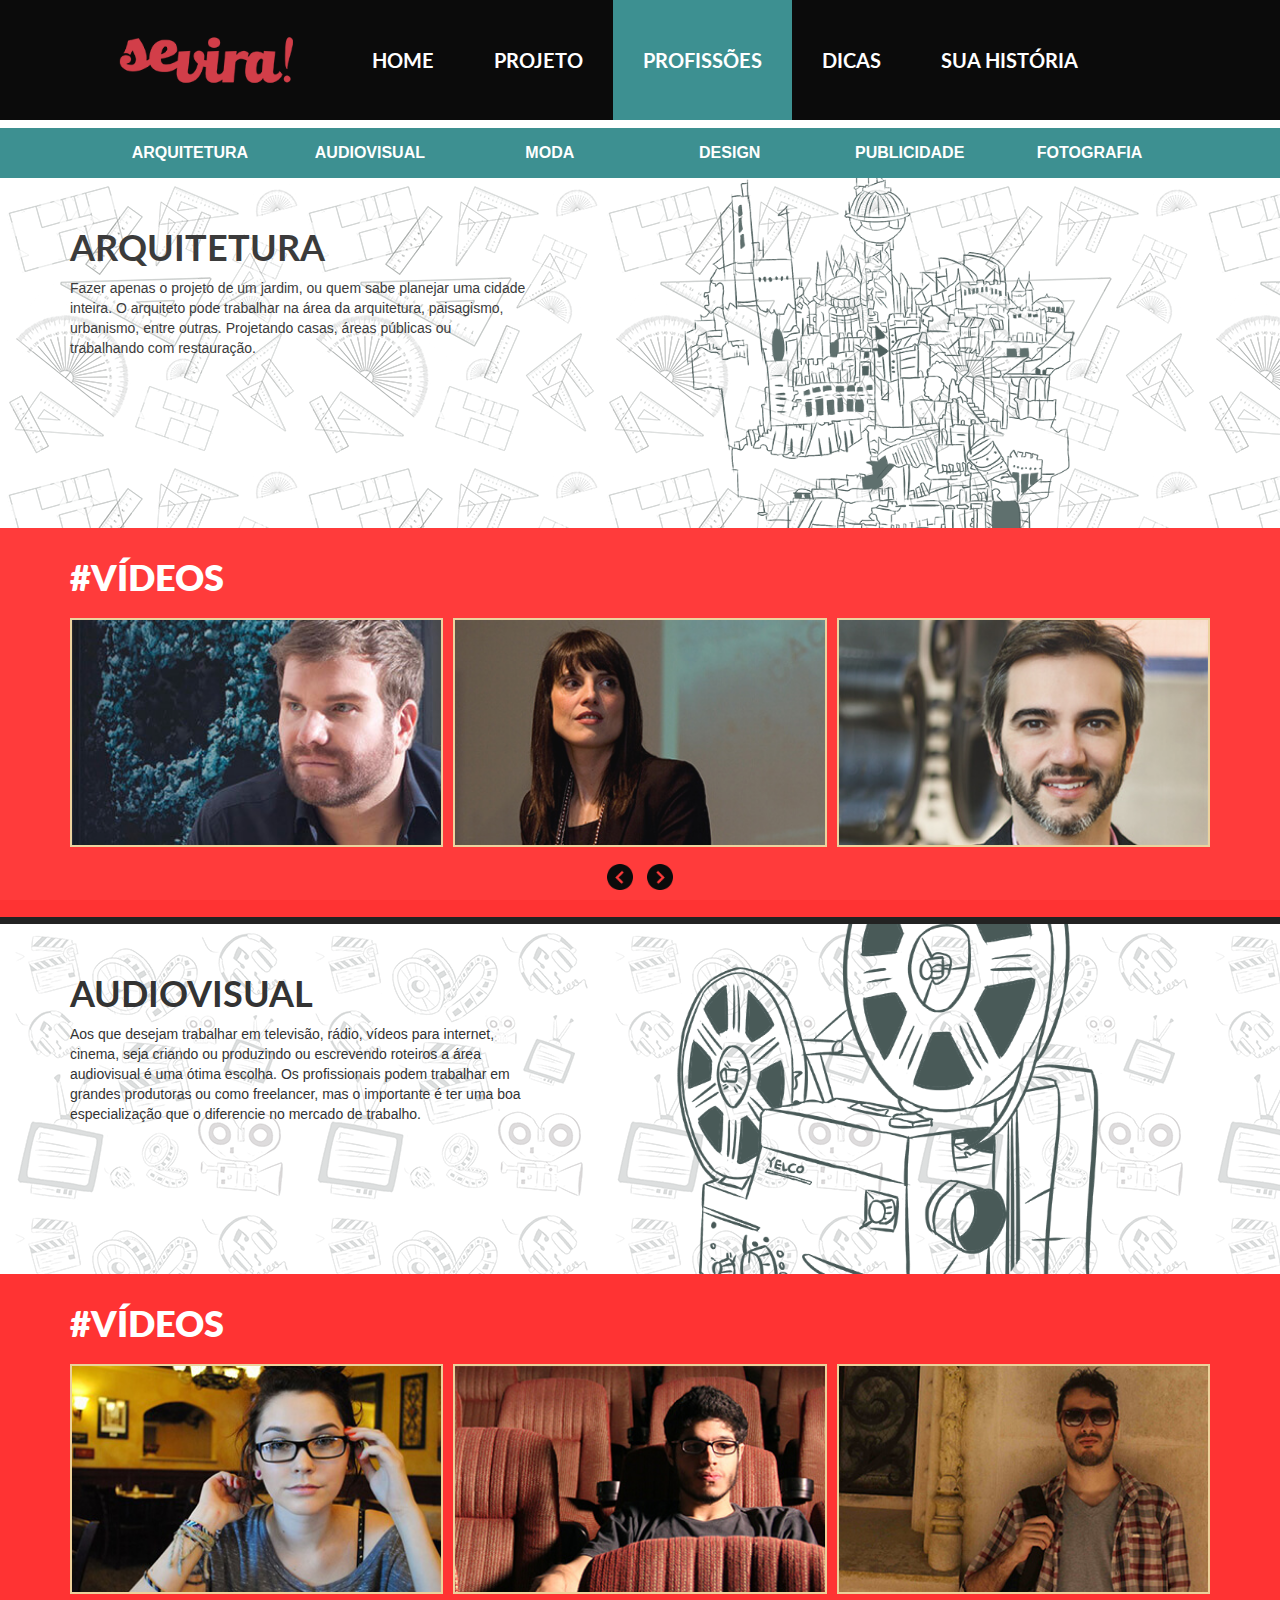
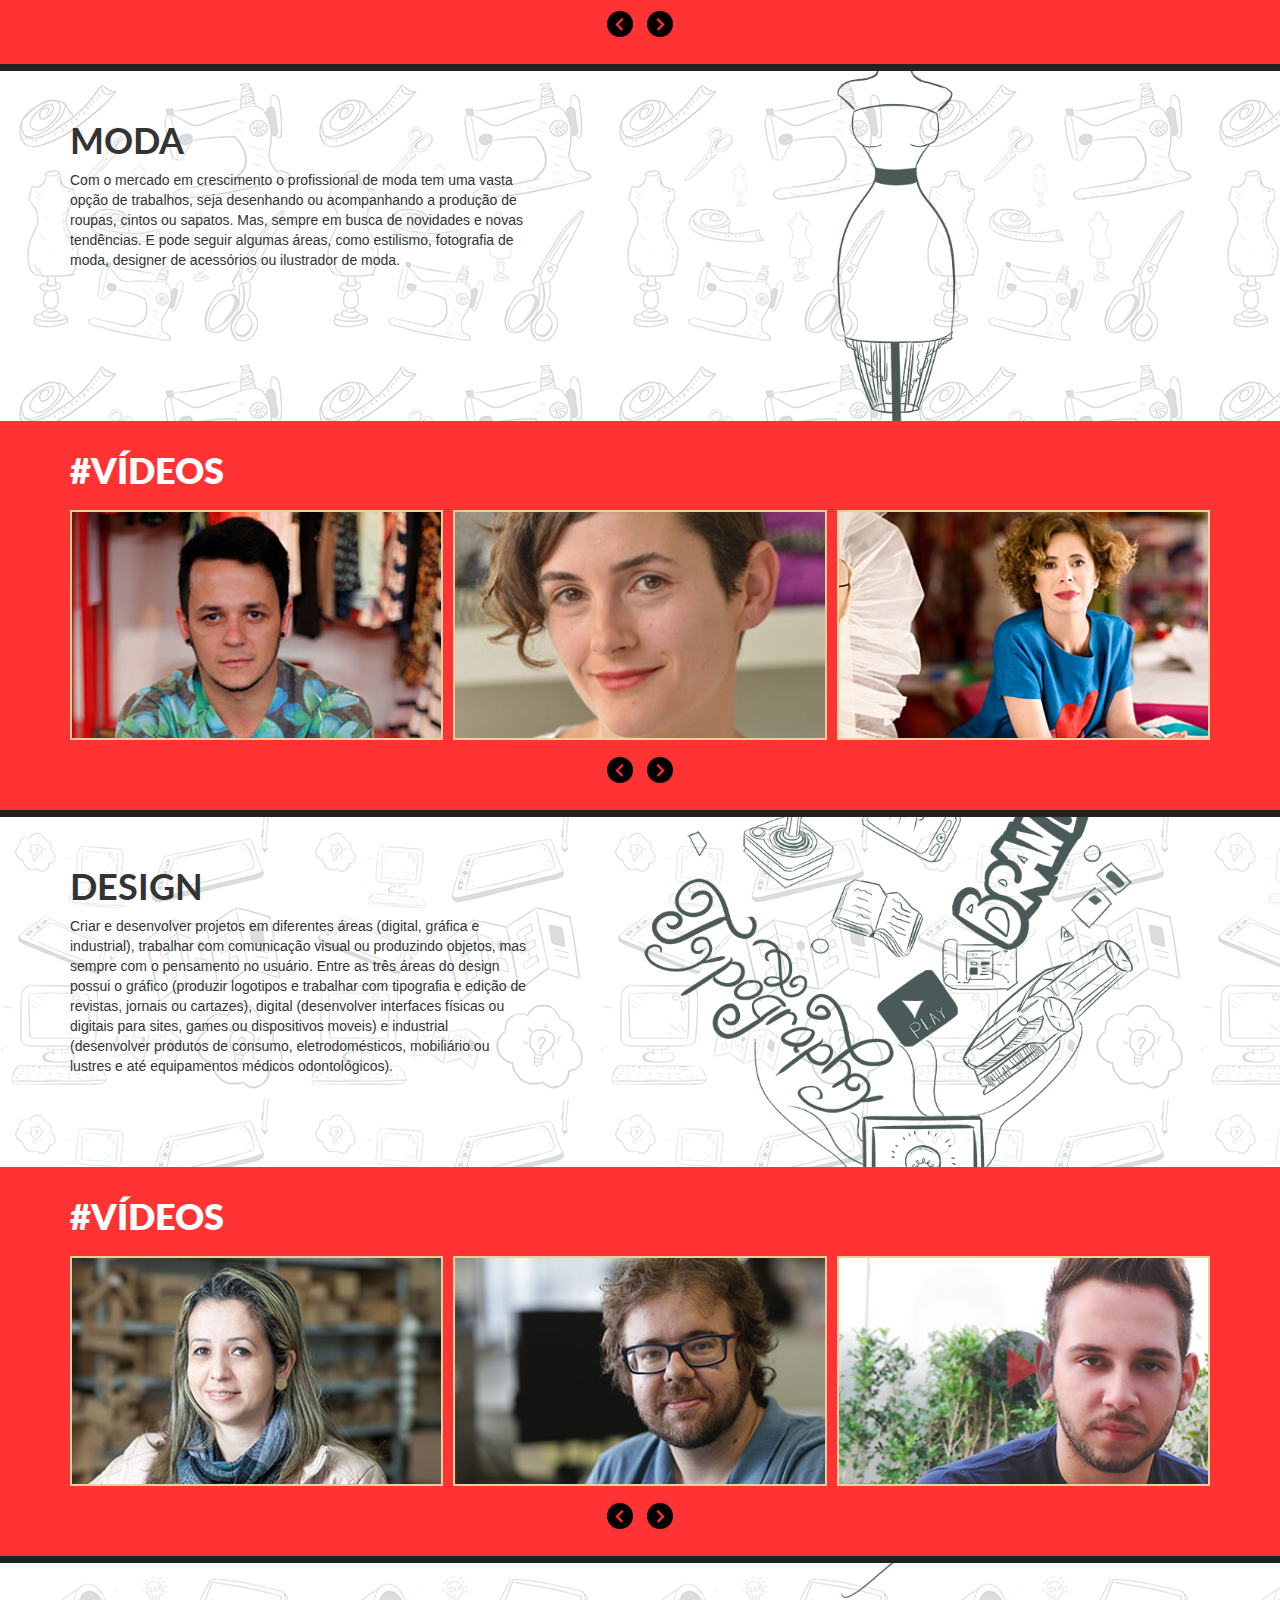
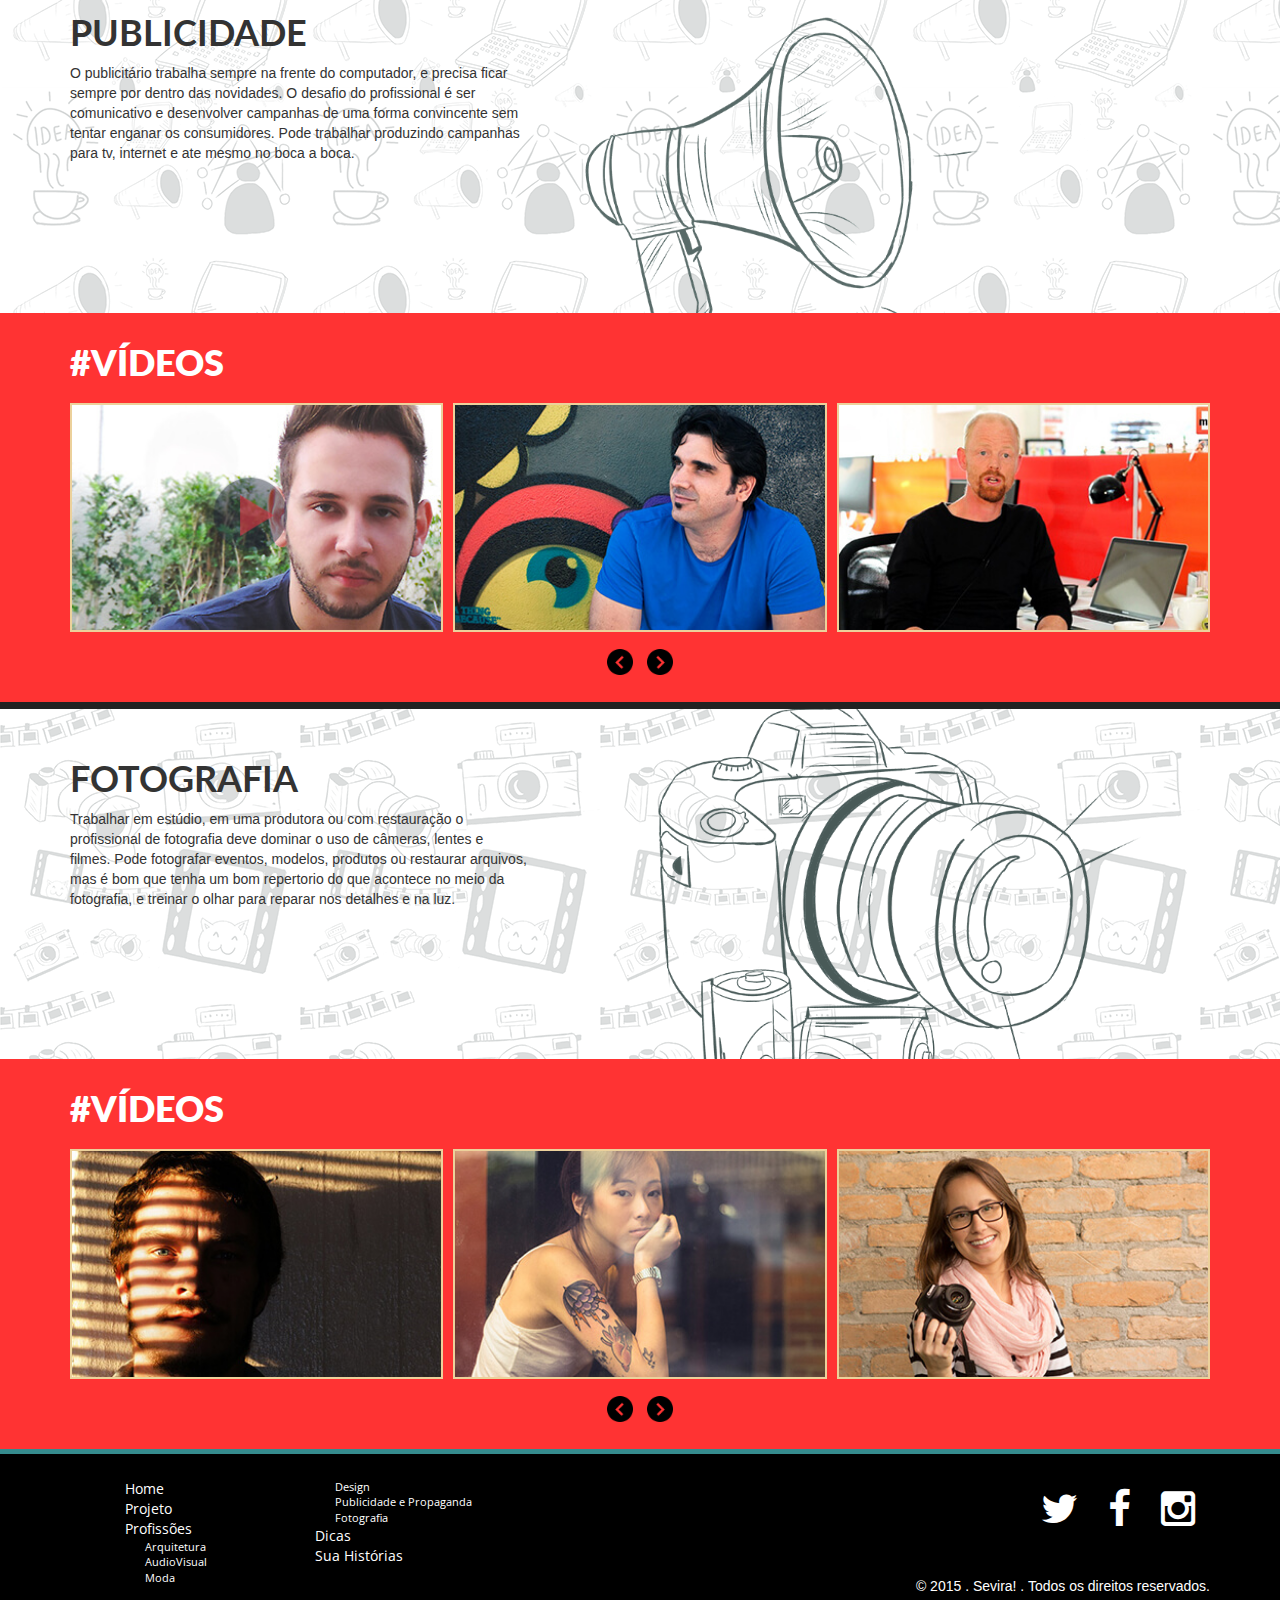
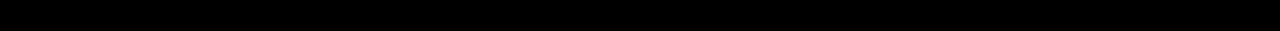
<file: profissoes.html>
<!DOCTYPE html>
<html lang="pt-br">
  <head>
    <meta charset="utf-8">
    <meta http-equiv="X-UA-Compatible" content="IE=edge">
    <meta name="viewport" content="width=device-width, initial-scale=1">
    <!-- The above 3 meta tags *must* come first in the head; any other head content must come *after* these tags -->
    <title>sevira! | Profissões</title>

    <link rel="icon" href="img/favicon.png" type="image/x-icon">
    <link rel="shortcut icon" href="img/favicon.png" type="image/x-icon" />
    <!-- Bootstrap -->
    <link href="css/bootstrap.min.css" rel="stylesheet">
    <link href="css/estilos.css" rel="stylesheet">
    <link href="css/font-awesome.min.css" rel="stylesheet">
    <link rel="stylesheet" type="text/css" href="css/owl.carousel.css">

    <!-- HTML5 shim and Respond.js for IE8 support of HTML5 elements and media queries -->
    <!-- WARNING: Respond.js doesn't work if you view the page via file:// -->
    <!--[if lt IE 9]>
      <script src="https://oss.maxcdn.com/html5shiv/3.7.2/html5shiv.min.js"></script>
      <script src="https://oss.maxcdn.com/respond/1.4.2/respond.min.js"></script>
    <![endif]-->
  </head>
  <body>

    <!-- Preloader -->
    <div id="preloader">
        <div id="status">
          <img src="img/logo1.png"/>&nbsp;
        </div>
    </div>

<!-- NAVEGAÇÃO -->
<!-- NAVEGAÇÃO -->

  <div class="container-flex navbar-sevira">
      <div class="container">
        <nav class="nav navbar-nav">
          <div class="container-fluid">
            <!-- <ul class="nav navbar-nav hidden-xs">
              <li class="logo-bar"><img src="img/logo1.png"/></li>
              <li class="ativo"><a href="home.html">HOME</a></li>
              <li><a href="projeto.html">Projeto</a></li>
              <li><a href"profissoes.html">PROFISSÕES</a></li>
              <li><a href"dicas.html">DICAS</a></li>
              <li><a href"sua-historia.html">SUA HISTÓRIA</a></li>
            </ul> -->

            <div class="navbar-header">
              <div class="logo-collapsed visible-xs-block"><img src="img/logo1.png"/></div>
              <button type="button" class="navbar-toggle collapsed" data-toggle="collapse" data-target="#navbar-collapse-sevira">
                <span class="sr-only">Abrir Menu</span>
                <span class="icon-bar" style="background-color: #fff"></span>
                <span class="icon-bar" style="background-color: #fff"></span>
                <span class="icon-bar" style="background-color: #fff"></span>
              </button>
            </div>
            <div class="collapse navbar-collapse" id="navbar-collapse-sevira">
              <ul class="nav navbar-nav">
                <li class="logo-bar hidden-xs"><img src="img/logo1.png"/></li>
                <li><a href="home.html">HOME</a></li>
                <li><a href="projeto.html">PROJETO</a></li>
                <li class="ativo"><a href="profissoes.html">PROFISSÕES</a></li>
                <li><a href="dicas.html">DICAS</a></li>
                <li><a href="sua-historia.html">SUA HISTÓRIA</a></li>
              </ul>
            </div>

          </div>
        </nav>
      </div>
    </div>

    <a href="#" id="scrollup">Scroll</a>

    <div class="container-flex background-menu-profissoes hidden-xs">
      <div class="container">
        <nav class="nav navbar-nav" style="width: 100%;">
            <div class="container-fluid">
              <div class="collapse navbar-collapse">
                <ul class="nav navbar-nav menu-profissoes">
                  <li><a href="#arquitetura">Arquitetura</a></li>
                  <li><a href="#audiovisual">Audiovisual</a></li>
                  <li><a href="#moda">Moda</a></li>
                  <li><a href="#design">Design</a></li>
                  <li><a href="#publicidade">Publicidade</a></li>
                  <li><a href="#fotografia">Fotografia</a></li>
                </ul>
              </div>
            </div>
          </nav>
      </div>
    </div>

    <div class="container-flex background-menu-profissoes navbar-fixed-top" id="menu-profissoes">
      <div class="container">
        <nav class="nav navbar-nav" style="width: 100%;">
            <div class="container-fluid">
              <div class="collapse navbar-collapse">
                <ul class="nav navbar-nav menu-profissoes">
                  <li><a href="#arquitetura">Arquitetura</a></li>
                  <li><a href="#audiovisual">Audiovisual</a></li>
                  <li><a href="#moda">Moda</a></li>
                  <li><a href="#design">Design</a></li>
                  <li><a href="#publicidade">Publicidade</a></li>
                  <li><a href="#fotografia">Fotografia</a></li>
                </ul>
              </div>
            </div>
          </nav>
      </div>
    </div>

<!-- CONTEÚDO COMEÇA AQUI -->
<!-- CONTEÚDO COMEÇA AQUI -->

<!-- ARQUITETURA -->
    <div class="container-flex" id="arquitetura">
      <div class="fundo arquitetura">
        <div class="container">
          <div class="row">
            <div class="col-md-5 col-xs-12">
              <h1>Arquitetura</h1>
              <p>Fazer apenas o projeto de um jardim, ou quem sabe planejar uma cidade inteira. O arquiteto pode trabalhar na área da arquitetura, paisagismo, urbanismo, entre outras. Projetando casas, áreas públicas ou trabalhando com restauração.</p>
            </div>
            <div class="col-md-7 hidden-xs"><img src="img/destaque-arquitetura.png"></div>
          </div>
        </div>
      </div>

      <div class="container-flex videos">
        <div class="container">
          <div class="row">
            <div class="col-xs-12">
              <h1>#Vídeos</h1>
            </div>
          </div>
          <div class="row">
            <div class="col-xs-12">
              <div class="owl-carousel slider-videos">
                  <div>
                      <a href="#"><img src="img/arquiteto.jpg" onmouseover="this.src='img/arquiteto1-b.jpg'" onmouseout="this.src='img/arquiteto.jpg'"></a>
                  </div>
                  <div>
                      <a href="#"><img src="img/arquiteto2.jpg" onmouseover="this.src='img/arquiteto2-b.jpg'" onmouseout="this.src='img/arquiteto2.jpg'"></a>
                  </div>
                  <div>
                      <a href="#"><img src="img/arquiteto3.jpg" onmouseover="this.src='img/arquiteto3-b.jpg'" onmouseout="this.src='img/arquiteto3.jpg'"></a>
                  </div>
              </div>            
            </div>
          </div>
        </div>
      </div>
    </div>

<!-- AUDIOVISUAL -->
    <div class="container-flex" id="audiovisual">
      <div class="fundo audiovisual">
        <div class="container">
          <div class="row">
            <div class="col-md-5 col-xs-12">
              <h1>Audiovisual</h1>
              <p>Aos que desejam trabalhar em televisão, rádio, vídeos para internet, cinema, seja criando ou produzindo ou escrevendo roteiros a área audiovisual é uma ótima escolha. Os profissionais podem trabalhar em grandes produtoras ou como freelancer, mas o importante é ter uma boa especialização que o diferencie no mercado de trabalho.</p>
            </div>
            <div class="col-md-7 hidden-xs"><img src="img/destaque-audiovisual.png"></div>
          </div>
        </div>
      </div>

      <div class="container-flex videos">
        <div class="container">
          <div class="row">
            <div class="col-xs-12"> 
              <h1>#Vídeos</h1>
            </div>
          </div>
          <div class="row">
            <div class="col-xs-12">
              <div class="owl-carousel caroulsel2 slider-videos">
                  <div>
                      <a href="#"><img src="img/audiovisual1.jpg" onmouseover="this.src='img/audiovisual1-b.jpg'" onmouseout="this.src='img/audiovisual1.jpg'"></a>
                  </div>
                  <div>
                      <a href="#"><img src="img/audiovisual2.jpg" onmouseover="this.src='img/audiovisual2-b.jpg'" onmouseout="this.src='img/audiovisual2.jpg'"></a>
                  </div>
                  <div>
                      <a href="#"><img src="img/audiovisual3.jpg" onmouseover="this.src='img/audiovisual3-b.jpg'" onmouseout="this.src='img/audiovisual3.jpg'"></a>
                  </div>
              </div>             
            </div>
          </div>
        </div>
      </div>
    </div>

<!-- MODA -->
    <div class="container-flex" id="moda">
      <div class="fundo moda">
        <div class="container">
          <div class="row">
            <div class="col-md-5 col-xs-12">
              <h1>Moda</h1>
              <p>Com o mercado em crescimento o profissional de moda tem uma vasta opção de trabalhos, seja desenhando ou acompanhando a produção de roupas, cintos ou sapatos. Mas, sempre em busca de novidades e novas tendências. E pode seguir algumas áreas, como estilismo, fotografia de moda, designer de acessórios ou ilustrador de moda.</p>
            </div>
            <div class="col-md-7 hidden-xs"><img src="img/destaque-moda.png"></div>
          </div>
        </div>
      </div>

      <div class="container-flex videos">
        <div class="container">
          <div class="row">
            <div class="col-xs-12"> 
              <h1>#Vídeos</h1>
            </div>
          </div>
          <div class="row">
            <div class="col-xs-12">
              <div class="owl-carousel caroulsel3 slider-videos">
                  <div>
                      <a href="#"><img src="img/moda1.jpg" onmouseover="this.src='img/moda1-b.jpg'" onmouseout="this.src='img/moda1.jpg'"></a>
                  </div>
                  <div>
                      <a href="#"><img src="img/moda2.jpg" onmouseover="this.src='img/moda2-b.jpg'" onmouseout="this.src='img/moda2.jpg'"></a>
                  </div>
                  <div>
                      <a href="#"><img src="img/moda3.jpg" onmouseover="this.src='img/moda3-b.jpg'" onmouseout="this.src='img/moda3.jpg'"></a>
                  </div>
              </div>            
            </div>
          </div>
        </div>
      </div>
    </div>

<!-- DESIGN -->
    <div class="container-flex" id="design">
      <div class="fundo design">
        <div class="container">
          <div class="row">
            <div class="col-md-5 col-xs-12">
              <h1>Design</h1>
              <p>Criar e desenvolver projetos em diferentes áreas (digital, gráfica e industrial), trabalhar com comunicação visual ou produzindo objetos, mas sempre com o pensamento no usuário. Entre as três áreas do design possui o gráfico (produzir logotipos e trabalhar com tipografia e edição de revistas, jornais ou cartazes), digital (desenvolver interfaces físicas ou digitais para sites, games ou dispositivos moveis) e industrial (desenvolver produtos de consumo, eletrodomésticos, mobiliário ou lustres e até equipamentos médicos odontológicos).</p>
            </div>
            <div class="col-md-7 hidden-xs"><img src="img/destaque-design.png"></div>
          </div>
        </div>
      </div>

      <div class="container-flex videos">
        <div class="container">
          <div class="row">
            <div class="col-xs-12"> 
              <h1>#Vídeos</h1>
            </div>
          </div>
          <div class="row">
            <div class="col-xs-12">
              <div class="owl-carousel caroulsel4 slider-videos">
                  <div>
                      <a href="#"><img src="img/design1.jpg" onmouseover="this.src='img/design1-b.jpg'" onmouseout="this.src='img/design1.jpg'"></a>
                  </div>
                  <div>
                      <a href="#"><img src="img/design2.jpg" onmouseover="this.src='img/design2-b.jpg'" onmouseout="this.src='img/design2.jpg'"></a>
                  </div>
                  <div>
                      <a href="#"><img src="img/publi1.jpg" onmouseover="this.src='img/design3-b.jpg'" onmouseout="this.src='img/design3.jpg'"></a>
                  </div>
              </div>           
            </div>
          </div>
        </div>
      </div>
    </div>

<!-- PUBLICIDADE -->
    <div class="container-flex" id="publicidade">
      <div class="fundo publicidade">
        <div class="container">
          <div class="row">
            <div class="col-md-5 col-xs-12">
              <h1>Publicidade</h1>
              <p>O publicitário trabalha sempre na frente do computador, e precisa ficar sempre por dentro das novidades. O desafio do profissional é ser comunicativo e desenvolver campanhas de uma forma convincente sem tentar enganar os consumidores. Pode trabalhar produzindo campanhas para tv, internet e ate mesmo no boca a boca.</p>
            </div>
            <div class="col-md-7 hidden-xs"><img src="img/destaque-publicidade.png"></div>
          </div>
        </div>
      </div>

      <div class="container-flex videos">
        <div class="container">
          <div class="row">
            <div class="col-xs-12"> 
              <h1>#Vídeos</h1>
            </div>
          </div>
          <div class="row">
            <div class="col-xs-12">
              <div class="owl-carousel caroulsel5 slider-videos">
                  <div>
                      <a href="entrevista-publicidade.html"><img src="img/publi1.jpg" onmouseover="this.src='img/publi1-b.jpg'" onmouseout="this.src='img/publi1.jpg'"></a>
                  </div>
                  <div>
                      <a href="#"><img src="img/publi2.jpg" onmouseover="this.src='img/publi2-b.jpg'" onmouseout="this.src='img/publi2.jpg'"></a>
                  </div>
                  <div>
                      <a href="#"><img src="img/publi3.jpg" onmouseover="this.src='img/publi3-b.jpg'" onmouseout="this.src='img/publi3.jpg'"></a>
                  </div>
              </div>             
            </div>
          </div>
        </div>
      </div>
    </div>

<!-- FOTOGRAFIA -->
    <div class="container-flex" id="fotografia">
      <div class="fundo fotografia">
        <div class="container">
          <div class="row">
            <div class="col-md-5 col-xs-12">
              <h1>Fotografia</h1>
              <p>Trabalhar em estúdio, em uma produtora ou com restauração o profissional de fotografia deve dominar o uso de câmeras, lentes e filmes. Pode fotografar eventos, modelos, produtos ou restaurar arquivos, mas é bom que tenha um bom repertorio do que acontece no meio da fotografia, e treinar o olhar para reparar nos detalhes e na luz.</p>
            </div>
            <div class="col-md-7 hidden-xs"><img src="img/destaque-fotografia.png"></div>
          </div>
        </div>
      </div>

      <div class="container-flex videos">
        <div class="container">
          <div class="row">
            <div class="col-xs-12"> 
              <h1>#Vídeos</h1>
            </div>
          </div>
          <div class="row">
            <div class="col-xs-12">
              <div class="owl-carousel caroulsel6 slider-videos">
                  <div>
                      <a href="#"><img src="img/foto1.jpg" onmouseover="this.src='img/foto1-b.jpg'" onmouseout="this.src='img/foto1.jpg'"></a>
                  </div>
                  <div>
                      <a href="#"><img src="img/foto2.jpg" onmouseover="this.src='img/foto2-b.jpg'" onmouseout="this.src='img/foto2.jpg'"></a>
                  </div>
                  <div>
                      <a href="#"><img src="img/foto3.jpg" onmouseover="this.src='img/foto3-b.jpg'" onmouseout="this.src='img/foto3.jpg'"></a>
                  </div>
              </div>            
            </div>
          </div>
        </div>
      </div>
    </div>
    

<!-- FOOTER COMEÇA AQUI -->
<!-- FOOTER COMEÇA AQUI -->

<div class="container-fluid footer" style="margin-top: 0px;">
	<div class="container">
		<div class="col-xs-12 col-md-2 menu-footer">
          <ul>
            <li><a href="home.html">Home</a></li>
            <li><a href="projeto.html">Projeto</li>
            <li><a href="profissoes.html">Profissões
              <ul>
                <li><a href="profissoes.html#arquitetura">Arquitetura</li>
                <li><a href="profissoes.html#audiovisual">AudioVisual</li>
                <li><a href="profissoes.html#moda">Moda</li>
              </ul>
            </li>
          </ul>
        </div>
        <div class="col-xs-12 col-md-3 menu-footer">
          <ul>
            <ul>
              <li><a href="profissoes.html#design">Design</li>
              <li><a href="profissoes.html#publicidade">Publicidade e Propaganda</li>
              <li><a href="profissoes.html#fotografia">Fotografia</li>
            </ul>
            <li><a href="dicas.html">Dicas</li>
            <li><a href="suas-historias.html">Sua Histórias</li>
          </ul>
        </div>

		<div class="col-xs-12 col-md-7 social-footer">
			<a href="http://instagram.com/" target="_blank"><i class="fa fa-instagram"></i></a>
			<a href="http://facebook.com/sevira.art" target="_blank"><i class="fa fa-facebook"></i></a>
			<a href="http://twitter.com/" target="_blank"><i class="fa fa-twitter"></i></a>
		</div>

		<div class="copyright">
			<p>© 2015 . Sevira! . Todos os direitos reservados.</p>
		</div>
	</div>
</div>

    <!-- jQuery (necessary for Bootstrap's JavaScript plugins) -->
    <script src="https://ajax.googleapis.com/ajax/libs/jquery/1.11.2/jquery.min.js"></script>
    <!-- Include all compiled plugins (below), or include individual files as needed -->
    <script src="js/bootstrap.min.js">

    </script>
    <script src="js/owl.carousel.min.js"></script>
    
    <!-- Preloader -->
    <script type="text/javascript">
      //<![CDATA[
        $(window).load(function() { // makes sure the whole site is loaded
          $('#status').fadeOut(); // will first fade out the loading animation
          $('#preloader').delay(350).fadeOut('slow'); // will fade out the white DIV that covers the website.
          $('body').delay(350).css({'overflow':'visible'});
        })
      //]]>

      $(document).ready(function(){ 

        $(window).scroll(function(){
            if ($(this).scrollTop() > 200) {
                $('#scrollup').fadeIn();
                $('#menu-profissoes').fadeIn();
            } else {
                $('#scrollup').fadeOut();
                $('#menu-profissoes').fadeOut();
            }
        }); 

        $('#scrollup').click(function(){
            $("html, body").animate({ scrollTop: 0 }, 400);
            return false;
        });

      });
    </script>

    <script>
        $(document).ready(function(){
          $(".owl-carousel").owlCarousel();
          $(".carousel2").owlCarousel();
          $(".carousel3").owlCarousel();
          $(".carousel4").owlCarousel();
          $(".carousel5").owlCarousel();
          $(".carousel6").owlCarousel();
        });

        var owl = $('.owl-carousel');
        owl.owlCarousel({
            loop:true,
            margin:10,
            autoplay:true,
            autoplayTimeout:3000,
            autoplayHoverPause:true,
            nav:true,
            navText:[ "<img src='img/prev-arrow.png'/>", "<img src='img/next-arrow.png'/>" ],
            dots: false,
            lazyLoad: true,
            responsive:{
                0:{
                    items:1
                },
                600:{
                    items:2
                },            
                960:{
                    items:3
                },
                1200:{
                    items:3
                }
            },
            // navText:[&#x27;próximo&#x27;,&#x27;anterior&#x27;]
        });
        $('.play').on('click',function(){
            owl.trigger('autoplay.play.owl',[1000])
        })
        $('.stop').on('click',function(){
            owl.trigger('autoplay.stop.owl')
        })
    </script>

  </body>
</html>
</file>
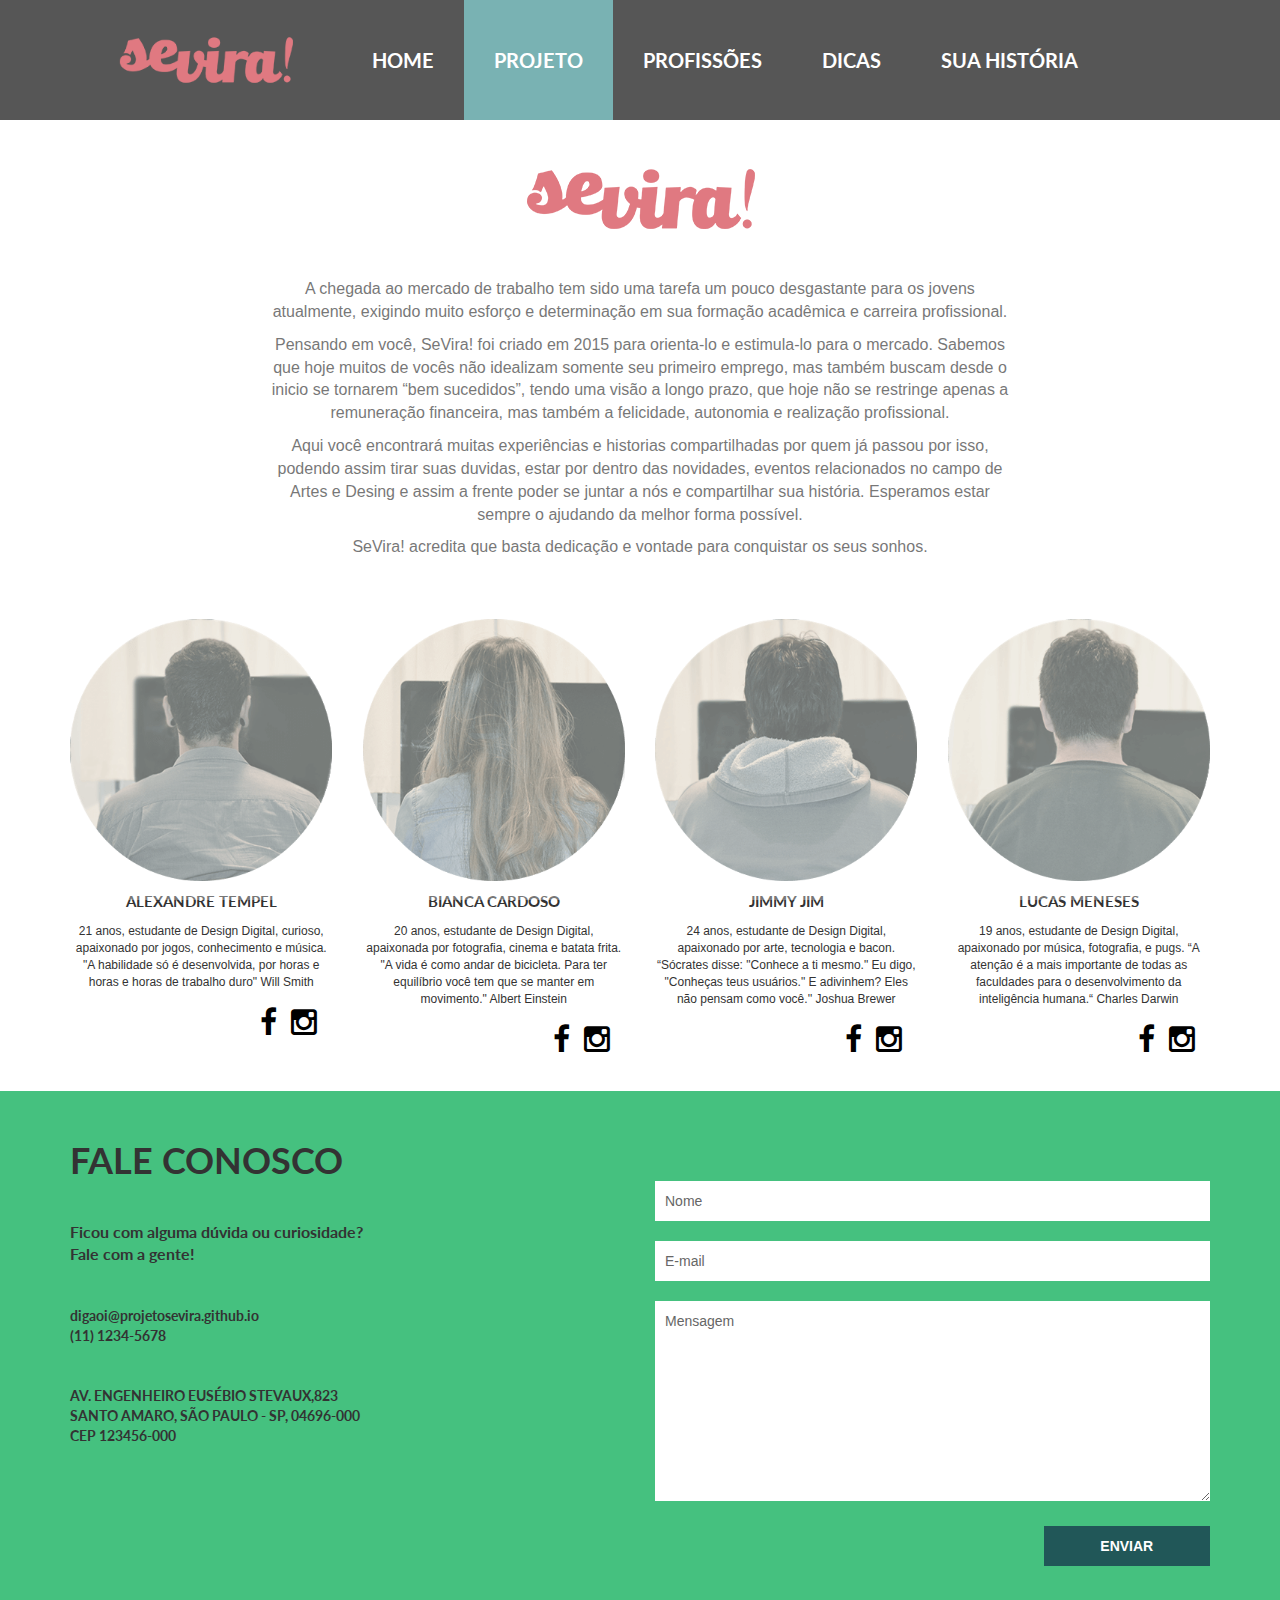
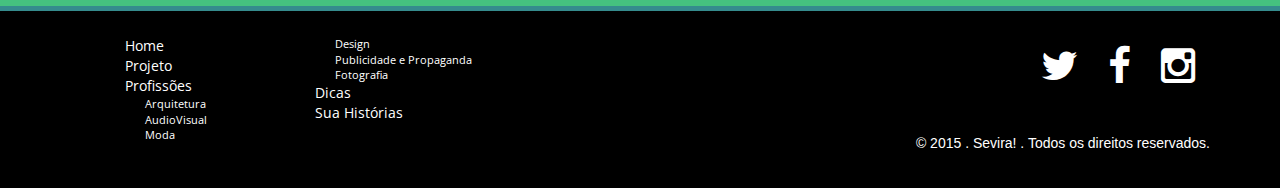
<file: projeto.html>
<!DOCTYPE html>
<html lang="pt-br">
  <head>
    <meta charset="utf-8">
    <meta http-equiv="X-UA-Compatible" content="IE=edge">
    <meta name="viewport" content="width=device-width, initial-scale=1">
    <!-- The above 3 meta tags *must* come first in the head; any other head content must come *after* these tags -->
    <title>sevira! | Projeto</title>

    <link rel="icon" href="img/favicon.png" type="image/x-icon">
    <link rel="shortcut icon" href="img/favicon.png" type="image/x-icon" />
    <!-- Bootstrap -->
    <link href="css/bootstrap.min.css" rel="stylesheet">
    <link href="css/estilos.css" rel="stylesheet">
    <link href="css/font-awesome.min.css" rel="stylesheet">

    <!-- HTML5 shim and Respond.js for IE8 support of HTML5 elements and media queries -->
    <!-- WARNING: Respond.js doesn't work if you view the page via file:// -->
    <!--[if lt IE 9]>
      <script src="https://oss.maxcdn.com/html5shiv/3.7.2/html5shiv.min.js"></script>
      <script src="https://oss.maxcdn.com/respond/1.4.2/respond.min.js"></script>
    <![endif]-->
  </head>
  <body>

    <!-- Preloader -->
    <div id="preloader">
        <div id="status">
          <img src="img/logo1.png"/>&nbsp;
        </div>
    </div>

<!-- NAVEGAÇÃO -->
<!-- NAVEGAÇÃO -->

  <div class="container-flex navbar-sevira">
      <div class="container">
        <nav class="nav navbar-nav">
          <div class="container-fluid">
            <!-- <ul class="nav navbar-nav hidden-xs">
              <li class="logo-bar"><img src="img/logo1.png"/></li>
              <li class="ativo"><a href="home.html">HOME</a></li>
              <li><a href="projeto.html">Projeto</a></li>
              <li><a href"profissoes.html">PROFISSÕES</a></li>
              <li><a href"dicas.html">DICAS</a></li>
              <li><a href"sua-historia.html">SUA HISTÓRIA</a></li>
            </ul> -->

            <div class="navbar-header">
              <div class="logo-collapsed visible-xs-block"><img src="img/logo1.png"/></div>
              <button type="button" class="navbar-toggle collapsed" data-toggle="collapse" data-target="#navbar-collapse-sevira">
                <span class="sr-only">Abrir Menu</span>
                <span class="icon-bar" style="background-color: #fff"></span>
                <span class="icon-bar" style="background-color: #fff"></span>
                <span class="icon-bar" style="background-color: #fff"></span>
              </button>
            </div>
            <div class="collapse navbar-collapse" id="navbar-collapse-sevira">
              <ul class="nav navbar-nav">
                <li class="logo-bar hidden-xs"><img src="img/logo1.png"/></li>
                <li><a href="home.html">HOME</a></li>
                <li class="ativo"><a href="projeto.html">PROJETO</a></li>
                <li><a href="profissoes.html">PROFISSÕES</a></li>
                <li><a href="dicas.html">DICAS</a></li>
                <li><a href="sua-historia.html">SUA HISTÓRIA</a></li>
              </ul>
            </div>

          </div>
        </nav>
      </div>
    </div>

<!-- CONTEÚDO COMEÇA AQUI -->
<!-- CONTEÚDO COMEÇA AQUI -->

    <div class="container">
      <div class="row">
        <div class="col-sm-offset-2 col-sm-8 col-xs-12" style="font-size: 16px;">
          <div class="text-center"><img src="img/logo1.png"/></div>
          <p class="text-center">A chegada ao mercado de trabalho tem sido uma tarefa um pouco desgastante para os jovens atualmente, exigindo muito esforço e determinação em sua formação acadêmica e carreira profissional.</p> 
          <p class="text-center">Pensando em você, SeVira! foi criado em 2015 para orienta-lo e estimula-lo para o mercado. Sabemos que hoje muitos de vocês não idealizam somente seu primeiro emprego, mas também buscam desde o inicio se tornarem “bem sucedidos”, tendo uma visão a longo prazo, que hoje não se restringe apenas a remuneração financeira, mas também a felicidade, autonomia e realização profissional.</p>
          <p class="text-center">Aqui você encontrará  muitas experiências e historias compartilhadas por quem já passou por isso, podendo assim tirar suas duvidas, estar por dentro das novidades, eventos relacionados no campo de Artes e Desing e assim a frente poder se juntar a nós e compartilhar sua história. Esperamos estar sempre o ajudando da melhor forma possível.</p>
          <p class="text-center">SeVira! acredita que basta dedicação e vontade para conquistar os seus sonhos.</p>
        </div>
      </div>

      <div class="row margem-topo">
        <div class="col-xs-12 col-sm-6 col-md-3 centered imagem-time alexandre">
          <div class="placeholder-time"></div>
          <p class="visible-xs text-center" style="margin-top: 5px; font-size: 9px; text-transform: uppercase;">toque e segure para virar!</p>
          <p class="text-center nome-time" style="margin-top: 10px;">ALEXANDRE TEMPEL</p>

          <p class="text-center texto-time" style="margin-top: 10px;">21 anos, estudante de Design Digital, curioso, apaixonado por jogos, conhecimento e música. "A habilidade só é desenvolvida, por horas e horas e horas de trabalho duro" Will Smith</p>
          <div class="row">
            <div class="col-xs-offset-8 social-time">
              <a href="http://facebook.com/sevira.art" target="_blank"><i class="fa fa-facebook"></i></a>
              <a href="http://instagram.com/" target="_blank"><i class="fa fa-instagram"></i></a>
            </div>
          </div>
        </div>
        <div class="col-xs-12 col-sm-6 col-md-3 imagem-time bianca">
          <div class="placeholder-time"></div>
          <p class="visible-xs text-center" style="margin-top: 5px; font-size: 9px; text-transform: uppercase;">toque e segure para virar!</p>
          <p class="text-center nome-time" style="margin-top: 10px;">BIANCA CARDOSO</p>

          <p class="text-center texto-time" style="margin-top: 10px;">20 anos, estudante de Design Digital, apaixonada por fotografia, cinema e batata frita. "A vida é como andar de bicicleta. Para ter equilíbrio você tem que se manter em movimento." Albert Einstein</p>
          <div class="row">
            <div class="col-xs-offset-8 social-time">
              <a href="http://facebook.com/sevira.art" target="_blank"><i class="fa fa-facebook"></i></a>
              <a href="http://instagram.com/" target="_blank"><i class="fa fa-instagram"></i></a>
            </div>
          </div>
        </div>
        <div class="col-xs-12 col-sm-6 col-md-3 imagem-time jimmy">
          <div class="placeholder-time"></div>
          <p class="visible-xs text-center" style="margin-top: 5px; font-size: 9px; text-transform: uppercase;">toque e segure para virar!</p>
          <p class="text-center nome-time" style="margin-top: 10px;">JIMMY JIM</p>

          <p class="text-center texto-time" style="margin-top: 10px;">24 anos, estudante de Design Digital, apaixonado por arte, tecnologia e bacon.  “Sócrates disse: "Conhece a ti mesmo." Eu digo, "Conheças teus usuários." E adivinhem? Eles não pensam como você.'' Joshua Brewer</p>
          <div class="row">
            <div class="col-xs-offset-8 social-time">
              <a href="http://facebook.com/sevira.art" target="_blank"><i class="fa fa-facebook"></i></a>
              <a href="http://instagram.com/" target="_blank"><i class="fa fa-instagram"></i></a>
            </div>
          </div>
        </div>
        <div class="col-xs-12 col-sm-6 col-md-3 imagem-time lucas">
          <div class="placeholder-time"></div>
          <p class="visible-xs text-center" style="margin-top: 5px; font-size: 9px; text-transform: uppercase;">toque e segure para virar!</p>
          <p class="text-center nome-time" style="margin-top: 10px;">LUCAS MENESES</p>

          <p class="text-center texto-time" style="margin-top: 10px;">19 anos, estudante de Design Digital, apaixonado por música, fotografia, e pugs. “A atenção é a mais importante de todas as faculdades para o desenvolvimento da inteligência humana.“ Charles Darwin</p>
          <div class="row">
            <div class="col-xs-offset-8 social-time">
              <a href="http://facebook.com/sevira.art" target="_blank"><i class="fa fa-facebook"></i></a>
              <a href="http://instagram.com/" target="_blank"><i class="fa fa-instagram"></i></a>
            </div>
          </div>
        </div>
      </div>
      </div>

      <div class="container-fluid fale-conosco margem-topo">
        <div class="container">
          <div class="row">
            <div class="col-xs-12 col-md-6 margem-topo">
              <h1>Fale Conosco</h1>
              <p style="font-size: 16px; font-weight: 700;">Ficou com alguma dúvida ou curiosidade?</br> Fale com a gente!</p>
              <p>digaoi@projetosevira.github.io</br>
              (11) 1234-5678</p>
              <p>AV. ENGENHEIRO EUSÉBIO STEVAUX,823</br>

SANTO AMARO, SÃO PAULO - SP, 04696-000</br>
              CEP 123456-000</p>
            </div>
            <div class="col-xs-12 col-md-6 margem-topo">
              <form action="../lib/mailer.php" class="contato" id="form-contato">
                <input type="text" value="Nome" onfocus="if(this.value == 'Nome') { this.value = ''; }" onblur="if(this.value == '') { this.value = 'Nome'; }"></input></br>
                <input type="email" value="E-mail" onfocus="if(this.value == 'E-mail') { this.value = ''; }" onblur="if(this.value == '') { this.value = 'E-mail'; }"></input></br>
                <textarea id="mensagem" onfocus="if(this.value == 'Mensagem') { this.value = ''; }" onblur="if(this.value == '') { this.value = 'Mensagen'; }">Mensagem</textarea></br>
                <input id="enviar" type="submit" value="Enviar"></input>
              </form>
            </div>
          </div>
        </div>
      </div>
    

<!-- FOOTER COMEÇA AQUI -->
<!-- FOOTER COMEÇA AQUI -->

<div class="container-fluid footer">
	<div class="container">
		<div class="col-xs-12 col-md-2 menu-footer">
          <ul>
            <li><a href="home.html">Home</a></li>
            <li><a href="projeto.html">Projeto</li>
            <li><a href="profissoes.html">Profissões
              <ul>
                <li><a href="profissoes.html#arquitetura">Arquitetura</li>
                <li><a href="profissoes.html#audiovisual">AudioVisual</li>
                <li><a href="profissoes.html#moda">Moda</li>
              </ul>
            </li>
          </ul>
        </div>
        <div class="col-xs-12 col-md-3 menu-footer">
          <ul>
            <ul>
              <li><a href="profissoes.html#design">Design</li>
              <li><a href="profissoes.html#publicidade">Publicidade e Propaganda</li>
              <li><a href="profissoes.html#fotografia">Fotografia</li>
            </ul>
            <li><a href="dicas.html">Dicas</li>
            <li><a href="suas-historias.html">Sua Histórias</li>
          </ul>
        </div>

		<div class="col-xs-12 col-md-7 social-footer">
			<a href="http://instagram.com/" target="_blank"><i class="fa fa-instagram"></i></a>
			<a href="http://facebook.com/sevira.art" target="_blank"><i class="fa fa-facebook"></i></a>
			<a href="http://twitter.com/" target="_blank"><i class="fa fa-twitter"></i></a>
		</div>

		<div class="copyright">
			<p>© 2015 . Sevira! . Todos os direitos reservados.</p>
		</div>
	</div>
</div>

    <!-- jQuery (necessary for Bootstrap's JavaScript plugins) -->
    <script src="https://ajax.googleapis.com/ajax/libs/jquery/1.11.2/jquery.min.js"></script>
    <!-- Include all compiled plugins (below), or include individual files as needed -->
    <script src="js/bootstrap.min.js"></script>
    
    <!-- Preloader -->
    <script type="text/javascript">
      //<![CDATA[
        $(window).load(function() { // makes sure the whole site is loaded
          $('#status').fadeOut(); // will first fade out the loading animation
          $('#preloader').delay(350).fadeOut('slow'); // will fade out the white DIV that covers the website.
          $('body').delay(350).css({'overflow':'visible'});
        })
      //]]>
    </script>

  </body>
</html>
</file>
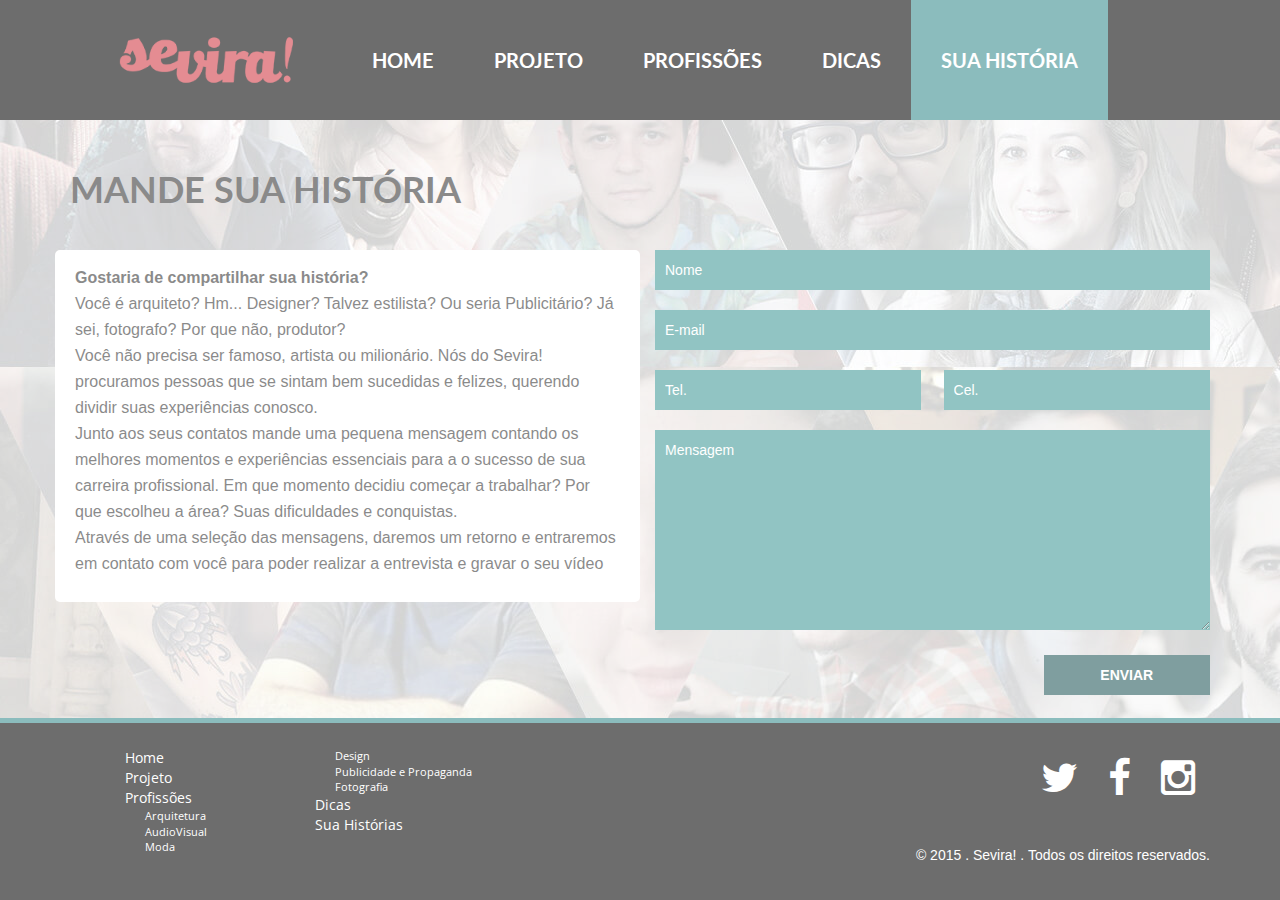
<file: sua-historia.html>
<!DOCTYPE html>
<html lang="pt-br">
  <head>
    <meta charset="utf-8">
    <meta http-equiv="X-UA-Compatible" content="IE=edge">
    <meta name="viewport" content="width=device-width, initial-scale=1">
    <!-- The above 3 meta tags *must* come first in the head; any other head content must come *after* these tags -->
    <title>sevira! | Mande sua História!</title>

    <link rel="icon" href="img/favicon.png" type="image/x-icon">
    <link rel="shortcut icon" href="img/favicon.png" type="image/x-icon" />
    <!-- Bootstrap -->
    <link href="css/bootstrap.min.css" rel="stylesheet">
    <link href="css/estilos.css" rel="stylesheet">
    <link href="css/font-awesome.min.css" rel="stylesheet">

    <!-- HTML5 shim and Respond.js for IE8 support of HTML5 elements and media queries -->
    <!-- WARNING: Respond.js doesn't work if you view the page via file:// -->
    <!--[if lt IE 9]>
      <script src="https://oss.maxcdn.com/html5shiv/3.7.2/html5shiv.min.js"></script>
      <script src="https://oss.maxcdn.com/respond/1.4.2/respond.min.js"></script>
    <![endif]-->
  </head>
  <body class="bghistoria">

    <!-- Preloader -->
    <div id="preloader">
        <div id="status">
          <img src="img/logo1.png"/>&nbsp;
        </div>
    </div>

<!-- NAVEGAÇÃO -->
<!-- NAVEGAÇÃO -->

  <div class="container-flex navbar-sevira">
      <div class="container">
        <nav class="nav navbar-nav">
          <div class="container-fluid">
            <!-- <ul class="nav navbar-nav hidden-xs">
              <li class="logo-bar"><img src="img/logo1.png"/></li>
              <li class="ativo"><a href="home.html">HOME</a></li>
              <li><a href="projeto.html">Projeto</a></li>
              <li><a href"profissoes.html">PROFISSÕES</a></li>
              <li><a href"dicas.html">DICAS</a></li>
              <li><a href"sua-historia.html">SUA HISTÓRIA</a></li>
            </ul> -->

            <div class="navbar-header">
              <div class="logo-collapsed visible-xs-block"><img src="img/logo1.png"/></div>
              <button type="button" class="navbar-toggle collapsed" data-toggle="collapse" data-target="#navbar-collapse-sevira">
                <span class="sr-only">Abrir Menu</span>
                <span class="icon-bar" style="background-color: #fff"></span>
                <span class="icon-bar" style="background-color: #fff"></span>
                <span class="icon-bar" style="background-color: #fff"></span>
              </button>
            </div>
            <div class="collapse navbar-collapse" id="navbar-collapse-sevira">
              <ul class="nav navbar-nav">
                <li class="logo-bar hidden-xs"><img src="img/logo1.png"/></li>
                <li><a href="home.html">HOME</a></li>
                <li><a href="projeto.html">PROJETO</a></li>
                <li><a href="profissoes.html">PROFISSÕES</a></li>
                <li><a href="dicas.html">DICAS</a></li>
                <li class="ativo"><a href="sua-historia.html">SUA HISTÓRIA</a></li>
              </ul>
            </div>

          </div>
        </nav>
      </div>
    </div>

    <a href="#" id="scrollup">Scroll</a>

<!-- CONTEÚDO COMEÇA AQUI -->
<!-- CONTEÚDO COMEÇA AQUI -->

    <div class="container">
      <div class="row margem-topo">
        <div class="col-xs-12">
          <h1>Mande sua história</h1>
        </div>
      </div>
      <div class="row margem-topo">
        <div class="col-xs-12 col-md-6 texto-suahistoria">
          <p>
            <strong>Gostaria de compartilhar sua história?</strong></br>
            Você é arquiteto? Hm... Designer? Talvez estilista? Ou seria Publicitário? Já sei, fotografo? Por que não, produtor?</br>
            Você não precisa ser famoso, artista ou milionário. Nós do Sevira! procuramos pessoas que se sintam bem sucedidas e felizes, querendo dividir suas experiências conosco.</br>
            Junto aos seus contatos mande uma pequena mensagem contando os melhores momentos e experiências essenciais para a o sucesso de sua carreira profissional. Em que momento decidiu começar a trabalhar? Por que escolheu a área? Suas dificuldades e conquistas.</br>
            Através de uma seleção das mensagens, daremos um retorno e entraremos em contato com você para poder realizar a entrevista e gravar o seu vídeo
          </p>
        </div>
         <div class="col-xs-12 col-md-6">
          <form class="contato suahistoria" action="lib/mailer.php">
            <input type="text" value="Nome" onfocus="if(this.value == 'Nome') { this.value = ''; }" onblur="if(this.value == '') { this.value = 'Nome'; }"></br>
            <input type="email" value="E-mail" onfocus="if(this.value == 'E-mail') { this.value = ''; }" onblur="if(this.value == '') { this.value = 'E-mail'; }"></br>
            <input type="text" value="Tel." style="width: 48%; margin-right: 4%"onfocus="if(this.value == 'Tel.') { this.value = ''; }" onblur="if(this.value == '') { this.value = 'Tel.'; }"><input type="text" value="Cel." style="width: 48%" onfocus="if(this.value == 'Cel.') { this.value = ''; }" onblur="if(this.value == '') { this.value = 'Cel.'; }"></br>
            <textarea id="mensagem" onfocus="if(this.value == 'Mensagem') { this.value = ''; }" onblur="if(this.value == '') { this.value = 'Mensagem'; }">Mensagem</textarea>
            <input type="submit" value="Enviar" id="enviar" style="margin-bottom: 200px">
          </form>
        </div>
      </div>
    </div>    

<!-- FOOTER COMEÇA AQUI -->
<!-- FOOTER COMEÇA AQUI -->

<div class="container-fluid footer" style="position: absolute;">
	<div class="container">
		<div class="col-xs-12 col-md-2 menu-footer">
          <ul>
            <li><a href="home.html">Home</a></li>
            <li><a href="projeto.html">Projeto</li>
            <li><a href="profissoes.html">Profissões
              <ul>
                <li><a href="profissoes.html#arquitetura">Arquitetura</li>
                <li><a href="profissoes.html#audiovisual">AudioVisual</li>
                <li><a href="profissoes.html#moda">Moda</li>
              </ul>
            </li>
          </ul>
        </div>
        <div class="col-xs-12 col-md-3 menu-footer">
          <ul>
            <ul>
              <li><a href="profissoes.html#design">Design</li>
              <li><a href="profissoes.html#publicidade">Publicidade e Propaganda</li>
              <li><a href="profissoes.html#fotografia">Fotografia</li>
            </ul>
            <li><a href="dicas.html">Dicas</li>
            <li><a href="suas-historias.html">Sua Histórias</li>
          </ul>
        </div>

		<div class="col-xs-12 col-md-7 social-footer">
			<a href="http://instagram.com/" target="_blank"><i class="fa fa-instagram"></i></a>
			<a href="http://facebook.com/sevira.art" target="_blank"><i class="fa fa-facebook"></i></a>
			<a href="http://twitter.com/" target="_blank"><i class="fa fa-twitter"></i></a>
		</div>

		<div class="copyright">
			<p>© 2015 . Sevira! . Todos os direitos reservados.</p>
		</div>
	</div>
</div>

    <!-- jQuery (necessary for Bootstrap's JavaScript plugins) -->
    <script src="https://ajax.googleapis.com/ajax/libs/jquery/1.11.2/jquery.min.js"></script>
    <!-- Include all compiled plugins (below), or include individual files as needed -->
    <script src="js/bootstrap.min.js"></script>
    
    <!-- Preloader -->
    <script type="text/javascript">
      //<![CDATA[
        $(window).load(function() { // makes sure the whole site is loaded
          $('#status').fadeOut(); // will first fade out the loading animation
          $('#preloader').delay(350).fadeOut('slow'); // will fade out the white DIV that covers the website.
          $('body').delay(350).css({'overflow':'visible'});
        })
      //]]>

      $(document).ready(function(){ 

        $(window).scroll(function(){
            if ($(this).scrollTop() > 100) {
                $('#scrollup').fadeIn();
            } else {
                $('#scrollup').fadeOut();
            }
        }); 

        $('#scrollup').click(function(){
            $("html, body").animate({ scrollTop: 0 }, 400);
            return false;
        });

      });
    </script>

  </body>
</html>
</file>
<file: css/estilos.css>
@import url(http://fonts.googleapis.com/css?family=Lato:400,700,900|Open+Sans:400,600,700);

object[type^=application/gas-events-uni] { display: none; }

body {
	font-family: "Open Sans", sans-serif;
	overflow: hidden;
}

img {
	max-width: 100%;
}

h1, h2, h3 {
	text-transform: uppercase;
	font-family: 'Lato', sans-serif;
	font-weight: 700;
}

p {
	font-family: 'Open-Sans', sans-serif;
}

/* PRELOADER STYLES */

#preloader {
    position:fixed;
    top:0;
    left:0;
    right:0;
    bottom:0;
    background-color:#fff; /* change if the mask should have another color then white */
    z-index:9999; /* makes sure it stays on top */
}

#status {
    width:200px;
    height:200px;
    position:absolute;
    left:50%; /* centers the loading animation horizontally one the screen */
    top:50%; /* centers the loading animation vertically one the screen */
    background-image:url(../img/loader-sevira.gif); /* path to your loading animation */
    background-repeat:no-repeat;
    background-position:center 120px;
    margin:-100px 0 0 -100px; /* is width and height divided by two */
}
#status > img {
	top: 7em;
}

/* FINISH PRELOADER STYLES */



.video-primeira {
	height: 660px;
	background-color: #D03641;
}

.header1 {
	display: inline-block;
}

.texto1 {
	width: 75%;
	padding: 40px;
	font-size: 15px;
	font-weight: 400;
}

.botao1 {
	background-color: #358B8D;
	border-radius: 0px;
	font-weight: 700;
	font-size: 21px;
	color: #fff;
	float: right;
	padding: 10px 40px;
	margin-top: 30px;
}

.botao1-2 {
	background-color: #358B8D;
	border-radius: 0px;
	font-weight: 700;
	margin-left: auto;
	margin-right: auto;
	font-size: 21px;
	color: #fff;
	padding: 10px 40px;
	margin-top: 30px;
}

.navbar-sevira {
	background-color: #000;
}

.logo-bar {
	padding: 0px !important;
	margin-right: 30px;
}

.logo-bar > img {
	height: 120px;
	width: auto;
}

.logo-collapsed > img {
	position: absolute;
	height: 50px
}

.navbar-sevira > div > nav > div > div > ul > li > a {
	padding: 50px 30px;
	color: #fff;
	font-size: 20px;
	font-weight: 700;
	height: 120px;
	font-family: "Lato", sans-serif;
	z-index: 5;
}

.navbar-sevira > div > nav > div > div > ul > li > a:hover {
	color: #000;
}

.navbar-sevira > div > nav > div > div > ul > li.ativo {
	background-color: #358B8D;
}

.banner-home {
	margin-top: 30px;
}

.carousel > ol,
.carousel > .caroulsel-inner,
.carousel > .carousel-inner > .item,
.carousel > .carousel-inner > .item > .carousel-caption,
.carousel > a {
	color: #FF3333 !important;
}

.carousel > .carousel-indicators > li{
	border-color: #FF3333 !important;
}

.carousel > .carousel-indicators > li.active{
	background-color: #FF3333 !important;
}

/*.carousel-caption {
	background-color: rgba(255,255,255,0.5);
	border-radius: 10px;

}
*/
.secao-home {
	text-transform: uppercase;
	font-weight: 900;
	font-family: "Lato", sans-serif;
	margin: 30px 0px -10px 0px;
	padding: 5px;
	border-bottom: solid 2px #999;
}

.margem-topo {
	margin-top: 30px;
}

.listagem-home {
	margin-top: 30px;
	padding-left: 0;
}

.sidebar-trampos {
	padding-left: 0;
}

.footer {
	margin-top: 20px;
	background-color: #000;
	color: #fff;
	padding: 25px;
	border-top: solid 5px #358B8D;
	bottom: 0px;
	width: 100%;
	z-index: 1 !important;
}

ul > li > ul, ul > ul {
	padding-left: 20px;
}

.menu-footer ul {
	list-style: none;
}

.menu-footer ul ul {
	list-style: none;
	font-size: 11px;
}

.menu-footer a {
	color: #fff;
	text-decoration: none;
}

.social-footer > a, .social-footer > i {
	font-size: 40px;
	margin-left: 30px;
	float: right;
	color: #fff;
}

.copyright {
	margin-top: 40px;
	float: right;
	font-family: 'Open-Sans', sans-serif;
}

.imagem-time {
	margin-top: 20px;
}

.nome-time {
	font-family: 'Lato', sans-serif;
	font-size: 15px;
	text-transform: uppercase;
	font-weight: 700
}

.social-time a {
	font-size: 30px;
	color: #000;
	margin-left: 10px;
}

.texto-time {
	font-size: 12px;
}

.fale-conosco {
	background-color: #45c17f;
	padding-bottom: 20px;
	margin-bottom: -20px;
}

.fale-conosco p {
	padding-right: 70px;
	margin-top: 40px;
	font-weight: 700;
	font-family: 'Lato', sans-serif;
}

form.contato {
}

form.contato > input {
	font-family: 'Open-Sans', sans-serif;
	color: #666;
	padding: 10px;
	width: 100%;
	margin-bottom: 20px;
	border: none;
}

form.contato#form-contato > input:nth-child(1) {
	margin-top: 60px;
}

form > #mensagem {
	font-family: 'Open-Sans', sans-serif;
	color: #666;
	padding: 10px;
	margin-bottom: 20px;
	width: 100%;
	min-height: 200px;
	border: none;
}

form > #enviar, #enviar-pergunta {
	color: #fff;
	font-weight: 700;
	text-transform: uppercase;
	background-color: #215758;
	float:right;
	width: 30%;
	border: none;
}

.background-menu-profissoes {
	background-color: #358B8D;
	border-top: 8px solid #fff;
	z-index: 100;
}

.hidden-xs.background-menu-profissoes {
	position: relative;
}

.menu-profissoes {
	width: 100%;
	z-index: 100;
}

#menu-profissoes {
	display: none;
}

.menu-profissoes > li {
	font-family: 'Open-Sans', sans-serif;
	font-weight: 600;
	font-size: 16px;
	width: 16.66%;
}

.menu-profissoes > li > a {
	color: #fff;
	text-transform: uppercase;
	text-align: center;
}

.menu-profissoes > li > a:hover {
	color: #000;
}

.fundo {
	min-height: 350px;
	padding: 30px;
	z-index: 5;
}

.fundo > .container > .row > div > img {
	position: absolute;
	z-index: 1;
	margin-top: -200px;
	float: right;
	margin-right: 20%;

}

.fundo.publicidade > .container > .row > div > img {
	margin-right: 10%;

}

.fundo.arquitetura {
	background-image: url("../img/fundo-arquitetura.png");
}

.fundo.audiovisual {
	background-image: url("../img/fundo-audiovisual.png");
}

.fundo.moda {
	background-image: url("../img/fundo-moda.png");
}

.fundo.design {
	background-image: url("../img/fundo-design.png");
}

.fundo.publicidade {
	background-image: url("../img/fundo-publicidade.png");
}

.fundo.fotografia {
	background-image: url("../img/fundo-fotografia.png");
}


div.videos {
	position: relative;
	z-index: 10 !important;
	background-color: #FF3333;
	padding: 20px 0;
	border-bottom: 7px solid #222;
}

.slider-videos {
	z-index: 10 !important;
}

.slider-videos > li {
	z-index: 10 !important;
}

#fotografia > div.container-flex.videos {
	border-bottom: none;
}

.videos > div > div > div > h1 {
	margin: 10px 0 20px;
	color: #fff;
	font-weight: 800;
}

.entrevista {
	background-color: #000;
	margin-top: 30px;
	margin-bottom: 30px;
	padding: 50px;
	color: #DADADA;
	font-family: 'Open-Sans', sans-serif;
}

.video-entrevista {
	width: 100%;
	height: 40em;
	background-color: #fff;
}

.entrevista > .row > div > p {
	color: #DADADA;
	margin-top: 20px;
}

.entrevista > .row > div > h1 {
	color: #DADADA;
}

ul.perguntas {
	list-style: none;
	padding-left: 0;
	display: inline-block;
	width: 100%;
}

ul.perguntas > li {
	margin-top: 20px;
	padding: 10px;
	border-radius: 5px;
	border: solid 1px #dedede;
}

ul.perguntas > li > p {
	margin-left: 30px;
}

ul.perguntas > li > .fa {
	color: #D50000;
	position: absolute;
	margin-top: 3px;
}

ul.perguntas > li > .fa.respondida {
	color: #008040;
}

ul.perguntas > li > h3 {
	margin-left: 30px;
	font-size: 14px;
	cursor: pointer;
	margin-top: 0;
	margin-bottom: 0;
}

.entrevista > .row > div > h3 {
	background-color: #D50000;
	padding: 10px;
	border-radius: 3px;
}

#pergunta {
	width: 100%;
	height: 150px;
	padding: 20px;
	color: #333;
}

#enviar-pergunta {
	min-height: 50px;
}

.sidebar-dicas > .social-time {
	margin-bottom: 30px;
}

.owl-theme .owl-controls .owl-nav [class*=owl-] {
	color: #222;
	font-size: 14px;
	margin: 5px;
	width: 30px;
	height: 30px;
	padding: 2px;
	/*background: #d6d6d6;*/
	display: inline-block;
	cursor: pointer;
	-webkit-border-radius: 3px;
	-moz-border-radius: 3px;
	border-radius: 3px;
}

.owl-theme .owl-dots .owl-dot.active span, .owl-theme .owl-dots .owl-dot:hover span {
  background: #869791;
}

.owl-theme .owl-dots .owl-dot span {
  width: 10px;
  height: 10px;
  margin: 5px 7px;
  background: #d6d6d6;
  display: block;
  -webkit-backface-visibility: visible;
  -webkit-transition: opacity 200ms ease;
  -moz-transition: opacity 200ms ease;
  -ms-transition: opacity 200ms ease;
  -o-transition: opacity 200ms ease;
  transition: opacity 200ms ease;
  -webkit-border-radius: 30px;
  -moz-border-radius: 30px;
  border-radius: 30px;
}

.owl-theme .owl-controls, owl-controls .owl-dots {
  margin-top: 10px;
  text-align: center;
  -webkit-tap-highlight-color: transparent;
}

.owl-item {
	border: 2px solid #ECD19B;
	-webkit-transition: opacity 200ms ease;
	-moz-transition: opacity 200ms ease;
	-ms-transition: opacity 200ms ease;
	-o-transition: opacity 200ms ease;
	transition: opacity 200ms ease;
}
.bghistoria {
	background-image: url(../img/fundo-suahistoria.jpg);
}

form.suahistoria > input, form.suahistoria > textarea {
	background-color: #409997;
	color: #fff !important;
	border: none;
}

.texto-suahistoria {
	background-color: #fff;
	font-family: 'Open-Sans', sans-serif;
	font-size: 16px;
	line-height: 26px;
	padding: 15px 20px;
	border-radius: 5px;
	margin-bottom: 20px;
}

.placeholder-time {
	position: relative;
	width: 18.7em;
	height: 18.7em;
	border-radius: 10px;
	background-size: cover;
	margin-right: auto;
	margin-left: auto;
}

.imagem-time.alexandre > div.placeholder-time {
	background-image: url("../img/alexandre1.png");	
}

.imagem-time.alexandre > div.placeholder-time:hover {
	background-image: url("../img/alexandre2.png");	
}

.imagem-time.bianca > div.placeholder-time {
	background-image: url("../img/bianca1.png");	
}

.imagem-time.bianca > div.placeholder-time:hover {
	background-image: url("../img/bianca2.png");	
}

.imagem-time.lucas > div.placeholder-time {
	background-image: url("../img/lucas1.png");	
}

.imagem-time.lucas > div.placeholder-time:hover {
	background-image: url("../img/lucas2.png");	
}

.imagem-time.jimmy > div.placeholder-time {
	background-image: url("../img/jimmy1.png");	
}

.imagem-time.jimmy > div.placeholder-time:hover {
	background-image: url("../img/jimmy2.png");	
}

.hide{
display: none;
transition-duration: 1s;
transition-timing-function: ease-in-out;
}

.show{
display: block;
transition-duration: 1s;
transition-timing-function: ease-in-out;
}

.grid figcaption {
	background-color: #191F32 !important;
}

.grid figcaption a {
background: #FF3333 !important;
}

.grid figcaption span {
	color: #FF3333 !important;
}


/* Scroll up */
#scrollup {
	z-index: 10;
	width: 48px;
	height: 48px;
	background: url(../img/backtop.png) 0 0 no-repeat;
	text-indent: -9999px;
	display: none;
	position: fixed;
	bottom: 48px;
	right: 48px;
}

@media screen and (max-width: 960px) {
	.fundo > .container > .row > div > img {
	margin-top: 0px;
	}
}

@media handheld, screen and (max-width: 768px) {
	.no-touch .cs-style-3 figure img,
	.cs-style-3 figure.cs-hover img {
	-webkit-transform: translateY(-50px);
	-moz-transform: translateY(-50px);
	-ms-transform: translateY(-50px);
	transform: translateY(-50px);
	}

	body > div.container-fluid.footer > div > div.col-xs-12.col-md-3.menu-footer > ul {
		margin-top: -10px;
	}
	
	.no-touch .cs-style-3 figure figcaption,
	.cs-style-3 figure.cs-hover figcaption {
	opacity: 1;
	-webkit-transform: translateY(0px);
	-moz-transform: translateY(0px);
	-ms-transform: translateY(0px);
	transform: translateY(0px);
	-webkit-transition: -webkit-transform 0.4s, opacity 0.1s;
	-moz-transition: -moz-transform 0.4s, opacity 0.1s;
	transition: transform 0.4s, opacity 0.1s;
	}

	.sidebar-trampos {
	padding-left: 15px;
	}

	.fundo > .container > .row > div > img {
	margin-top: 0px;
	}
}
</file>
<file: css/component.css>
.grid {
	margin: 0;
	list-style: none;
	text-align: center;
	padding: 0;
}

.grid li {
	text-align: left;
	position: relative;
}

.grid figure {
	margin: 0;
	position: relative;
}

.grid figure img {
	position: relative;
}

.grid figcaption {
	position: absolute;
	top: 0;
	left: 0;
	padding: 20px;
	background: #2c3f52;
	color: #ed4e6e;
}

.grid figcaption h3 {
	margin: 0;
	padding: 0;
	color: #fff;
}

/*.grid figcaption span:before {
	content: 'by ';
}*/

.grid figcaption a {
	text-align: center;
	padding: 5px 10px;
	border-radius: 2px;
	display: inline-block;
	background: #ed4e6e;
	color: #fff;
}

/* Individual Caption Styles */

/* Caption Style 1 */
.cs-style-1 figcaption {
	height: 100%;
	width: 100%;
	opacity: 0;
	text-align: center;
	-webkit-backface-visibility: hidden;
	-moz-backface-visibility: hidden;
	backface-visibility: hidden;
	-webkit-transition: -webkit-transform 0.3s, opacity 0.3s;
	-moz-transition: -moz-transform 0.3s, opacity 0.3s;
	transition: transform 0.3s, opacity 0.3s;
}

.no-touch .cs-style-1 figure:hover figcaption,
.cs-style-1 figure.cs-hover figcaption {
	opacity: 1;
	-webkit-transform: translate(15px, 15px);
	-moz-transform: translate(15px, 15px);
	-ms-transform: translate(15px, 15px);
	transform: translate(15px, 15px);
}

.cs-style-1 figcaption h3 {
	margin-top: 70px;
}

.cs-style-1 figcaption span {
	display: block;
}

.cs-style-1 figcaption a {
	margin-top: 30px;
}

/* Caption Style 2 */
.cs-style-2 figure img {
	z-index: 10;
	-webkit-transition: -webkit-transform 0.4s;
	-moz-transition: -moz-transform 0.4s;
	transition: transform 0.4s;
}

.no-touch .cs-style-2 figure:hover img,
.cs-style-2 figure.cs-hover img {
	-webkit-transform: translateY(-90px);
	-moz-transform: translateY(-90px);
	-ms-transform: translateY(-90px);
	transform: translateY(-90px);
}

.cs-style-2 figcaption {
	height: 90px;
	width: 100%;
	top: auto;
	bottom: 0;
}

.cs-style-2 figcaption a {
	position: absolute;
	right: 20px;
	top: 30px;
}

/* Caption Style 3 */
.cs-style-3 figure {
	overflow: hidden;
}

.cs-style-3 figure img {
	-webkit-transition: -webkit-transform 0.4s;
	-moz-transition: -moz-transform 0.4s;
	transition: transform 0.4s;
}

.no-touch .cs-style-3 figure:hover img,
.cs-style-3 figure.cs-hover img {
	-webkit-transform: translateY(-50px);
	-moz-transform: translateY(-50px);
	-ms-transform: translateY(-50px);
	transform: translateY(-50px);
}

.cs-style-3 figcaption {
	height: 100px;
	width: 100%;
	top: auto;
	bottom: 0;
	opacity: 0;
	-webkit-transform: translateY(100%);
	-moz-transform: translateY(100%);
	-ms-transform: translateY(100%);
	transform: translateY(100%);
	-webkit-transition: -webkit-transform 0.4s, opacity 0.1s 0.3s;
	-moz-transition: -moz-transform 0.4s, opacity 0.1s 0.3s;
	transition: transform 0.4s, opacity 0.1s 0.3s;
}

.no-touch .cs-style-3 figure:hover figcaption,
.cs-style-3 figure.cs-hover figcaption {
	opacity: 1;
	-webkit-transform: translateY(0px);
	-moz-transform: translateY(0px);
	-ms-transform: translateY(0px);
	transform: translateY(0px);
	-webkit-transition: -webkit-transform 0.4s, opacity 0.1s;
	-moz-transition: -moz-transform 0.4s, opacity 0.1s;
	transition: transform 0.4s, opacity 0.1s;
}

.cs-style-3 figcaption a {
	position: absolute;
	bottom: 20px;
	right: 20px;
}

/* Caption Style 4 */
.cs-style-4 li {
	-webkit-perspective: 1700px;
	-moz-perspective: 1700px;
	perspective: 1700px;
	-webkit-perspective-origin: 0 50%;
	-moz-perspective-origin: 0 50%;
	perspective-origin: 0 50%;
}

.cs-style-4 figure {
	-webkit-transform-style: preserve-3d;
	-moz-transform-style: preserve-3d;
	transform-style: preserve-3d;
}

.cs-style-4 figure > div {
	overflow: hidden;
}

.cs-style-4 figure img {
	-webkit-transition: -webkit-transform 0.4s;
	-moz-transition: -moz-transform 0.4s;
	transition: transform 0.4s;
}

.no-touch .cs-style-4 figure:hover img,
.cs-style-4 figure.cs-hover img {
	-webkit-transform: translateX(25%);
	-moz-transform: translateX(25%);
	-ms-transform: translateX(25%);
	transform: translateX(25%);
}

.cs-style-4 figcaption {
	height: 100%;
	width: 50%;
	opacity: 0;
	-webkit-backface-visibility: hidden;
	-moz-backface-visibility: hidden;
	backface-visibility: hidden;
	-webkit-transform-origin: 0 0;
	-moz-transform-origin: 0 0;
	transform-origin: 0 0;
	-webkit-transform: rotateY(-90deg);
	-moz-transform: rotateY(-90deg);
	transform: rotateY(-90deg);
	-webkit-transition: -webkit-transform 0.4s, opacity 0.1s 0.3s;
	-moz-transition: -moz-transform 0.4s, opacity 0.1s 0.3s;
	transition: transform 0.4s, opacity 0.1s 0.3s;
}

.no-touch .cs-style-4 figure:hover figcaption,
.cs-style-4 figure.cs-hover figcaption {
	opacity: 1;
	-webkit-transform: rotateY(0deg);
	-moz-transform: rotateY(0deg);
	transform: rotateY(0deg);
	-webkit-transition: -webkit-transform 0.4s, opacity 0.1s;
	-moz-transition: -moz-transform 0.4s, opacity 0.1s;
	transition: transform 0.4s, opacity 0.1s;
}

.cs-style-4 figcaption a {
	position: absolute;
	bottom: 20px;
	right: 20px;
}

/* Caption Style 5 */
.cs-style-5 figure img {
	z-index: 10;
	-webkit-transition: -webkit-transform 0.4s;
	-moz-transition: -moz-transform 0.4s;
	transition: transform 0.4s;
}

.no-touch .cs-style-5 figure:hover img,
.cs-style-5 figure.cs-hover img {
	-webkit-transform: scale(0.4);
	-moz-transform: scale(0.4);
	-ms-transform: scale(0.4);
	transform: scale(0.4);
}

.cs-style-5 figcaption {
	height: 100%;
	width: 100%;
	opacity: 0;
	-webkit-transform: scale(0.7);
	-moz-transform: scale(0.7);
	-ms-transform: scale(0.7);
	transform: scale(0.7);
	-webkit-backface-visibility: hidden;
	-moz-backface-visibility: hidden;
	backface-visibility: hidden;
	-webkit-transition: -webkit-transform 0.4s, opacity 0.4s;
	-moz-transition: -moz-transform 0.4s, opacity 0.4s;
	transition: transform 0.4s, opacity 0.4s;
}

.no-touch .cs-style-5 figure:hover figcaption,
.cs-style-5 figure.cs-hover figcaption {
	-webkit-transform: scale(1);
	-moz-transform: scale(1);
	-ms-transform: scale(1);
	transform: scale(1);
	opacity: 1;
}

.cs-style-5 figure a {
	position: absolute;
	bottom: 20px;
	right: 20px;
}

/* Caption Style 6 */
.cs-style-6 figure img {
	z-index: 10;
	-webkit-transition: -webkit-transform 0.4s;
	-moz-transition: -moz-transform 0.4s;
	transition: transform 0.4s;
}

.no-touch .cs-style-6 figure:hover img,
.cs-style-6 figure.cs-hover img {
	-webkit-transform: translateY(-50px) scale(0.5);
	-moz-transform: translateY(-50px) scale(0.5);
	-ms-transform: translateY(-50px) scale(0.5);
	transform: translateY(-50px) scale(0.5);
}

.cs-style-6 figcaption {
	height: 100%;
	width: 100%;
}

.cs-style-6 figcaption h3 {
	margin-top: 60%;
}

.cs-style-6 figcaption a {
	position: absolute;
	bottom: 20px;
	right: 20px;
}

/* Caption Style 7 */
.cs-style-7 li:first-child { z-index: 6; }
.cs-style-7 li:nth-child(2) { z-index: 5; }
.cs-style-7 li:nth-child(3) { z-index: 4; }
.cs-style-7 li:nth-child(4) { z-index: 3; }
.cs-style-7 li:nth-child(5) { z-index: 2; }
.cs-style-7 li:nth-child(6) { z-index: 1; }

.cs-style-7 figure img {
	z-index: 10;
}

.cs-style-7 figcaption {
	height: 100%;
	width: 100%;
	opacity: 0;
	-webkit-backface-visibility: hidden;
	-moz-backface-visibility: hidden;
	backface-visibility: hidden;
	-webkit-transition: opacity 0.3s, height 0.3s, box-shadow 0.3s;
	-moz-transition: opacity 0.3s, height 0.3s, box-shadow 0.3s;
	transition: opacity 0.3s, height 0.3s, box-shadow 0.3s;
	box-shadow: 0 0 0 0px #2c3f52;
}

.no-touch .cs-style-7 figure:hover figcaption,
.cs-style-7 figure.cs-hover figcaption {
	opacity: 1;
	height: 130%;
	box-shadow: 0 0 0 10px #2c3f52;
}

.cs-style-7 figcaption h3 {
	margin-top: 86%;
}

.cs-style-7 figcaption h3,
.cs-style-7 figcaption span,
.cs-style-7 figcaption a {
	opacity: 0;
	-webkit-transition: opacity 0s;
	-moz-transition: opacity 0s;
	transition: opacity 0s;
}

.cs-style-7 figcaption a {
	position: absolute;
	bottom: 20px;
	right: 20px;
}

.no-touch .cs-style-7 figure:hover figcaption h3,
.no-touch .cs-style-7 figure:hover figcaption span,
.no-touch .cs-style-7 figure:hover figcaption a,
.cs-style-7 figure.cs-hover figcaption h3,
.cs-style-7 figure.cs-hover figcaption span,
.cs-style-7 figure.cs-hover figcaption a {
	-webkit-transition: opacity 0.3s 0.2s;
	-moz-transition: opacity 0.3s 0.2s;
	transition: opacity 0.3s 0.2s;
	opacity: 1;
}

@media screen and (max-width: 31.5em) {
	.grid {
		padding: 10px 10px 100px 10px;
	}
	.grid li {
		width: 100%;
		min-width: 300px;
	}
}
</file>
